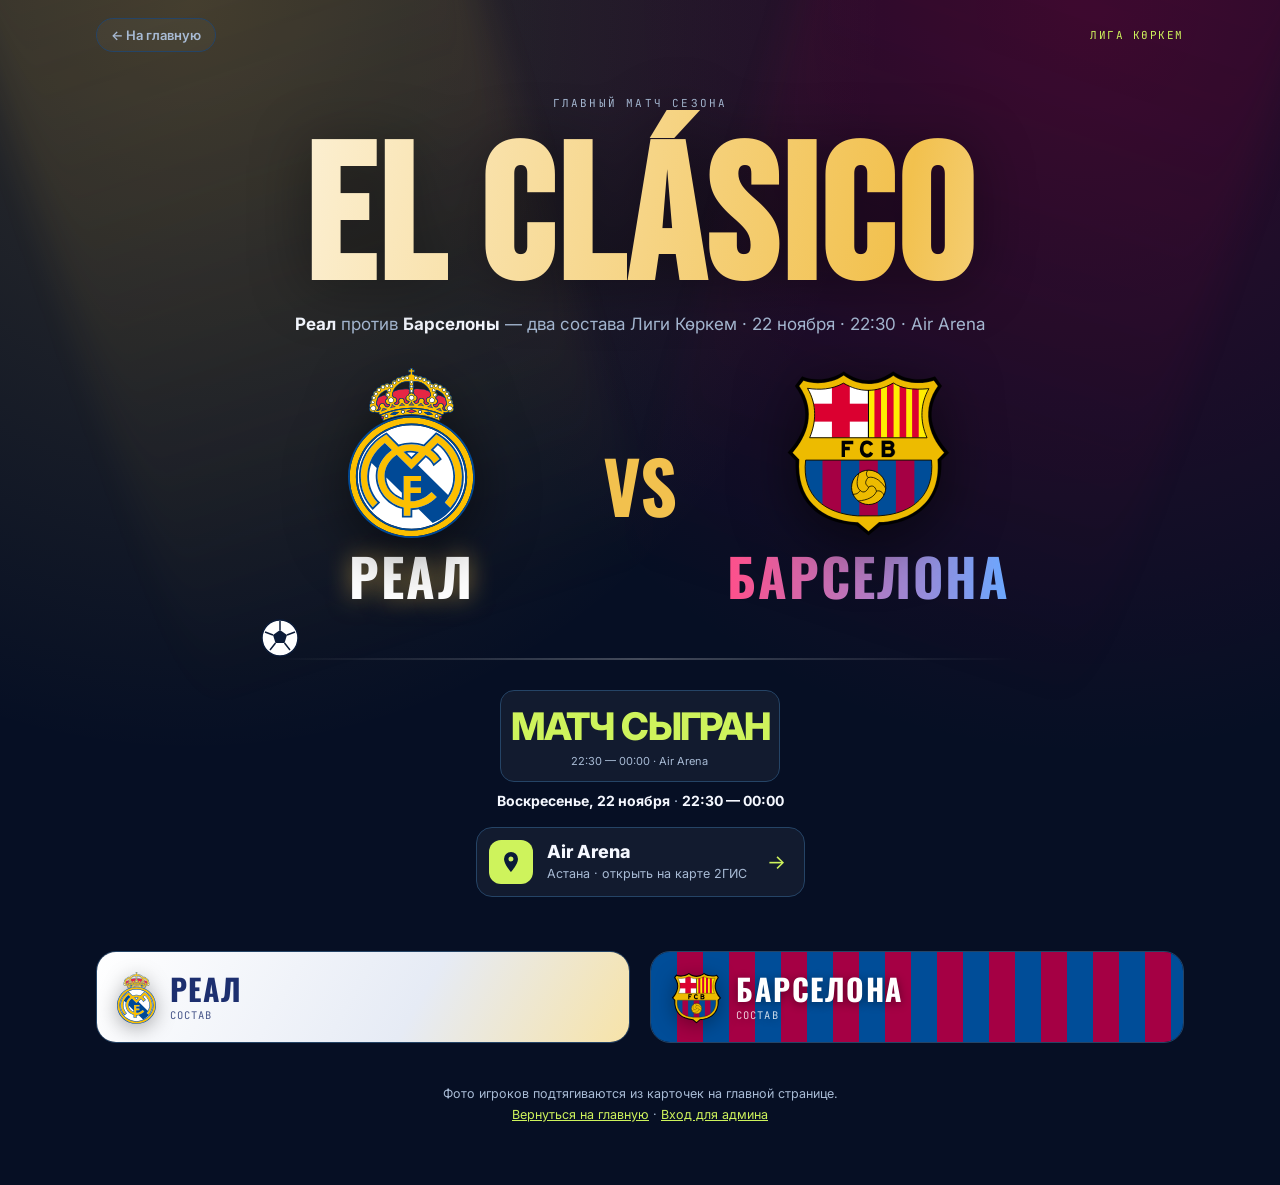
<file: el-clasico.html>
<!DOCTYPE html>
<html lang="ru">
<head>
<meta charset="UTF-8">
<meta name="viewport" content="width=device-width, initial-scale=1.0">
<title>Эль Класико — ЛИГА КӨРКЕМ</title>
<meta name="robots" content="noindex,nofollow">
<meta name="description" content="Эль Класико Лиги Көркем: Реал против Барселоны. Составы команд.">
<link rel="preconnect" href="https://fonts.googleapis.com">
<link href="https://fonts.googleapis.com/css2?family=Bebas+Neue&family=Oswald:wght@600;700&family=Inter:wght@400;500;600;700;800&family=JetBrains+Mono:wght@500;700&display=swap" rel="stylesheet">
<style>
:root{
  --bg:#060f24;--bg-2:#0b1b38;--line:#254466;--ink:#f5f8ff;--ink-dim:#a8bbd5;--turf:#cef35c;
  --real:#ffffff;--real-gold:#f2c14e;--real-navy:#1d2f6f;
  --barca-red:#a50044;--barca-blue:#004d98;--barca-gold:#edbb00;
}
*{box-sizing:border-box;margin:0;padding:0;}
html{scroll-behavior:smooth;overflow-x:clip;}
body{
  min-height:100vh;color:var(--ink);font-family:Inter,system-ui,sans-serif;overflow-x:clip;
  background:
    radial-gradient(ellipse at 15% 0,rgba(242,193,78,.18),transparent 45%),
    radial-gradient(ellipse at 85% 0,rgba(165,0,68,.28),transparent 45%),
    var(--bg);
}
a{color:inherit;}

/* ===== INTRO: two halves crash together ===== */
.intro{position:fixed;inset:0;z-index:100;display:flex;pointer-events:none;overflow:hidden;}
.intro-half{flex:1;display:flex;flex-direction:column;align-items:center;justify-content:center;gap:14px;position:relative;}
.intro-half img{height:clamp(80px,22vw,190px);width:auto;max-width:80%;opacity:0;animation:wordIn 2.6s ease forwards;filter:drop-shadow(0 8px 24px rgba(0,0,0,.35));}
.intro-real{padding-right:clamp(50px,13vw,110px);background:linear-gradient(135deg,#ffffff,#e9edf6);color:var(--real-navy);animation:slideL 2.6s cubic-bezier(.7,0,.2,1) forwards;}
.intro-barca{padding-left:clamp(50px,13vw,110px);background:repeating-linear-gradient(90deg,var(--barca-blue) 0 44px,var(--barca-red) 44px 88px);color:#fff;animation:slideR 2.6s cubic-bezier(.7,0,.2,1) forwards;}
.intro-half span{font-family:'Oswald','Bebas Neue',sans-serif;font-weight:700;font-size:clamp(30px,9vw,130px);letter-spacing:.04em;opacity:0;animation:wordIn 2.6s ease forwards;}
.intro-barca span{text-shadow:0 4px 24px rgba(0,0,0,.4);}
.intro-vs{
  position:absolute;left:50%;top:50%;width:clamp(90px,22vw,170px);aspect-ratio:1;border-radius:50%;
  display:flex;align-items:center;justify-content:center;transform:translate(-50%,-50%) scale(0);
  background:radial-gradient(circle,#fff6d6,var(--real-gold) 60%,#b8860b);color:#1a1200;
  font-family:'Oswald','Bebas Neue',sans-serif;font-weight:700;font-size:clamp(44px,10vw,84px);
  box-shadow:0 0 0 10px rgba(255,255,255,.15),0 0 80px 20px rgba(242,193,78,.6);
  animation:vsPop 2.6s cubic-bezier(.3,1.6,.5,1) forwards;
}
.intro-flash{position:absolute;inset:0;background:#fff;opacity:0;animation:flash 2.6s ease forwards;}
@keyframes slideL{0%{transform:translateX(-100%)}22%{transform:translateX(0)}78%{transform:translateX(0)}100%{transform:translateX(-102%)}}
@keyframes slideR{0%{transform:translateX(100%)}22%{transform:translateX(0)}78%{transform:translateX(0)}100%{transform:translateX(102%)}}
@keyframes wordIn{0%,18%{opacity:0;transform:scale(1.3)}30%,78%{opacity:1;transform:scale(1)}100%{opacity:0}}
@keyframes vsPop{0%,24%{transform:translate(-50%,-50%) scale(0) rotate(-90deg)}36%{transform:translate(-50%,-50%) scale(1.15) rotate(8deg)}44%,72%{transform:translate(-50%,-50%) scale(1) rotate(0)}84%,100%{transform:translate(-50%,-50%) scale(0) rotate(90deg)}}
@keyframes flash{0%,26%{opacity:0}29%{opacity:.85}40%,100%{opacity:0}}
.intro.done{display:none;}

/* ===== PAGE ===== */
.wrap{max-width:1120px;margin:0 auto;padding:0 16px 60px;position:relative;z-index:1;}
.topbar{display:flex;align-items:center;justify-content:space-between;gap:12px;padding:18px 0;}
.back{display:inline-flex;align-items:center;gap:8px;text-decoration:none;font-size:13px;font-weight:600;color:var(--ink-dim);border:1px solid var(--line);border-radius:999px;padding:8px 14px;background:rgba(255,255,255,.03);transition:.2s;}
.back:hover{color:var(--ink);border-color:var(--turf);}
.brand{font-family:'JetBrains Mono',monospace;font-size:11px;letter-spacing:.14em;color:var(--turf);text-transform:uppercase;}

/* light beams */
.beams{position:fixed;inset:0;pointer-events:none;z-index:0;overflow:hidden;}
.beam{position:absolute;top:-20%;width:38vw;height:140%;opacity:.13;filter:blur(18px);transform-origin:top center;animation:sweep 9s ease-in-out infinite alternate;}
.beam.l{left:-6vw;background:linear-gradient(180deg,var(--real-gold),transparent 70%);transform:rotate(-18deg);}
.beam.r{right:-6vw;background:linear-gradient(180deg,var(--barca-red),transparent 70%);transform:rotate(18deg);animation-delay:-4.5s;}
@keyframes sweep{from{transform:rotate(-24deg)}to{transform:rotate(-8deg)}}
.beam.r{animation-name:sweepR;}
@keyframes sweepR{from{transform:rotate(24deg)}to{transform:rotate(8deg)}}

.hero{text-align:center;padding:26px 0 10px;}
.eyebrow{font-family:'JetBrains Mono',monospace;font-size:11px;letter-spacing:.2em;text-transform:uppercase;color:var(--ink-dim);}
.title{
  font-family:'Bebas Neue','Oswald',sans-serif;font-size:clamp(64px,17vw,190px);line-height:.88;letter-spacing:.02em;margin:0 0 6px;padding-top:.16em;
  background:linear-gradient(100deg,#ffffff 0%,var(--real-gold) 30%,#ffffff 45%,var(--barca-gold) 60%,#ff5d8f 75%,#ffffff 100%);
  background-size:250% 100%;-webkit-background-clip:text;background-clip:text;color:transparent;
  animation:shimmer 6s linear infinite;filter:drop-shadow(0 6px 30px rgba(0,0,0,.45));
}
@keyframes shimmer{from{background-position:0% 0}to{background-position:250% 0}}
.subtitle{font-size:clamp(14px,3.6vw,17px);color:var(--ink-dim);}
.subtitle b{color:var(--ink);}

.face{display:grid;grid-template-columns:minmax(0,1fr) auto minmax(0,1fr);align-items:center;gap:clamp(10px,4vw,40px);margin:34px auto 8px;max-width:760px;}
.club{display:flex;flex-direction:column;align-items:center;gap:12px;}
.club-name{font-family:'Oswald','Bebas Neue',sans-serif;font-weight:700;font-size:clamp(19px,5.2vw,52px);max-width:100%;letter-spacing:.04em;line-height:1;}
.club-real .club-name{color:#fff;text-shadow:0 0 24px rgba(242,193,78,.55);}
.club-barca .club-name{background:linear-gradient(90deg,#ff4f8a,#6aa8ff);-webkit-background-clip:text;background-clip:text;color:transparent;}
.shield{height:clamp(104px,27vw,170px);width:auto;max-width:100%;filter:drop-shadow(0 14px 30px rgba(0,0,0,.55));animation:float 4s ease-in-out infinite;}
.club-barca .shield{animation-delay:-2s;}
@keyframes float{0%,100%{transform:translateY(0) rotate(-2deg)}50%{transform:translateY(-10px) rotate(2deg)}}
.vs{font-family:'Oswald','Bebas Neue',sans-serif;font-weight:700;font-size:clamp(38px,10vw,72px);color:var(--real-gold);position:relative;animation:pulse 1.8s ease-in-out infinite;}
@keyframes pulse{0%,100%{transform:scale(1);text-shadow:0 0 0 rgba(242,193,78,0)}50%{transform:scale(1.12);text-shadow:0 0 28px rgba(242,193,78,.8)}}

/* rolling ball */
.ball-track{position:relative;height:56px;max-width:760px;margin:6px auto 0;overflow:hidden;}
.ball-track::after{content:"";position:absolute;left:0;right:0;bottom:6px;height:2px;background:linear-gradient(90deg,transparent,rgba(255,255,255,.25),transparent);}
.ball{position:absolute;bottom:8px;width:40px;height:40px;animation:roll 5s ease-in-out infinite alternate;}
.ball svg{width:100%;height:100%;animation:spin 5s ease-in-out infinite alternate;}
@keyframes roll{from{left:4%}to{left:calc(96% - 40px)}}
@keyframes spin{from{transform:rotate(0)}to{transform:rotate(1080deg)}}

.countdown{display:flex;justify-content:center;gap:10px;margin:10px 0 6px;flex-wrap:wrap;}
.cd{min-width:74px;padding:12px 10px;border-radius:14px;background:rgba(255,255,255,.05);border:1px solid var(--line);text-align:center;}
.cd b{display:block;font-size:clamp(26px,7vw,38px);font-weight:800;letter-spacing:-.05em;color:var(--turf);font-variant-numeric:tabular-nums;}
.cd span{font-size:11px;color:var(--ink-dim);}
.when{margin-top:10px;font-size:14px;color:var(--ink-dim);}
.venue{
  display:inline-flex;align-items:center;gap:14px;margin-top:18px;padding:12px 18px 12px 12px;border-radius:16px;text-decoration:none;
  background:rgba(255,255,255,.05);border:1px solid var(--line);text-align:left;max-width:100%;transition:.2s;
}
.venue:hover{border-color:var(--turf);background:rgba(206,243,92,.08);transform:translateY(-2px);}
.venue-pin{width:44px;height:44px;flex:none;border-radius:12px;display:flex;align-items:center;justify-content:center;background:var(--turf);color:#0b1b38;animation:pin 2s ease-in-out infinite;}
.venue-pin svg{width:24px;height:24px;}
@keyframes pin{0%,100%{transform:translateY(0)}50%{transform:translateY(-4px)}}
.venue-text b{display:block;font-size:18px;font-weight:800;color:var(--ink);}
.venue-text small{font-size:12.5px;color:var(--ink-dim);}
.venue-go{margin-left:6px;font-size:20px;color:var(--turf);}
.when b{color:var(--ink);}

/* ===== LINE-UPS ===== */
.lineups{display:grid;grid-template-columns:1fr 1fr;gap:20px;margin-top:44px;}
.team{border-radius:20px;overflow:hidden;border:1px solid var(--line);background:linear-gradient(180deg,rgba(255,255,255,.04),rgba(255,255,255,.01));position:relative;}
.team-head{padding:20px 20px 18px;display:flex;align-items:center;gap:14px;position:relative;overflow:hidden;}
.team-real .team-head{background:linear-gradient(120deg,#ffffff,#e6ebf5 60%,#f7e3a8);color:var(--real-navy);}
.team-barca .team-head{background:repeating-linear-gradient(90deg,var(--barca-blue) 0 26px,var(--barca-red) 26px 52px);color:#fff;}
.team-head::after{content:"";position:absolute;top:0;bottom:0;width:40%;left:-60%;background:linear-gradient(100deg,transparent,rgba(255,255,255,.55),transparent);animation:glint 4.5s ease-in-out infinite;}
.team-barca .team-head::after{animation-delay:-2.2s;background:linear-gradient(100deg,transparent,rgba(255,255,255,.3),transparent);}
@keyframes glint{0%,60%{left:-60%}100%{left:130%}}
.team-head .mini{height:52px;width:auto;flex:none;position:relative;z-index:1;filter:drop-shadow(0 4px 10px rgba(0,0,0,.35));}
.team-head h2{font-family:'Oswald','Bebas Neue',sans-serif;font-weight:700;font-size:30px;letter-spacing:.05em;line-height:1;}
.team-head small{display:block;font-family:'JetBrains Mono',monospace;font-size:10.5px;letter-spacing:.1em;opacity:.8;margin-top:4px;}
.team-barca .team-head h2,.team-barca .team-head small{text-shadow:0 2px 10px rgba(0,0,0,.45);}
.roster{list-style:none;padding:8px 12px 10px;display:flex;flex-direction:column;gap:6px;}
.player{
  --c:var(--real-gold);display:flex;align-items:center;gap:12px;padding:8px 10px;border-radius:12px;
  background:rgba(255,255,255,.03);border:1px solid transparent;
  opacity:0;transform:translateY(14px) scale(.98);transition:transform .25s,border-color .25s,background .25s;
}
.team-barca .player{--c:#ff4f8a;}
.player.shown{opacity:1;transform:none;}
.player.in{animation:playerIn .55s cubic-bezier(.2,.8,.2,1) forwards;animation-delay:var(--d,0s);}
@keyframes playerIn{to{opacity:1;transform:none}}
.player:hover{border-color:var(--c);background:rgba(255,255,255,.06);transform:translateX(4px);}
.num{width:30px;flex:none;text-align:center;font-family:'Oswald','Bebas Neue',sans-serif;font-weight:700;font-size:24px;color:var(--c);}
.ava{width:42px;height:42px;flex:none;border-radius:50%;overflow:hidden;display:flex;align-items:center;justify-content:center;font-weight:800;font-size:14px;border:2px solid var(--c);}
.team-real .ava{background:linear-gradient(135deg,#fff,#dfe5f1);color:var(--real-navy);}
.team-barca .ava{background:linear-gradient(135deg,var(--barca-blue),var(--barca-red));color:#fff;}
.ava img{width:100%;height:100%;object-fit:cover;display:block;}
.pname{font-size:15px;font-weight:600;min-width:0;overflow:hidden;text-overflow:ellipsis;white-space:nowrap;}
.count{margin-left:auto;font-family:'JetBrains Mono',monospace;font-size:11px;color:var(--ink-dim);}

.squad-label{display:flex;align-items:center;justify-content:space-between;margin:14px 14px 0;font-family:'JetBrains Mono',monospace;font-size:10.5px;letter-spacing:.14em;text-transform:uppercase;color:var(--ink-dim);}
.squad-label b{color:var(--ink);font-weight:700;}
.squad-label.over b{color:#ff8a7a;}
.squad-empty{margin:8px 14px 14px;font-size:12.5px;color:var(--ink-dim);}
.player.sub{background:rgba(255,255,255,.015);}
.player.sub .pname{color:var(--ink-dim);font-weight:500;}
.cap{flex:none;display:inline-flex;align-items:center;justify-content:center;width:22px;height:22px;border-radius:50%;margin-left:6px;
  background:var(--real-gold);color:#1a1200;font-weight:800;font-size:12px;box-shadow:0 0 0 2px rgba(242,193,78,.35);}
.team-barca .cap{background:var(--barca-gold);}
.edit-mark{margin-left:auto;flex:none;color:var(--ink-dim);font-size:18px;line-height:1;}
body.is-admin .player{cursor:pointer;}
body.is-admin .player:focus-visible{outline:2px solid var(--turf);outline-offset:2px;}
.admin-bar{position:sticky;top:8px;z-index:20;display:flex;flex-wrap:wrap;align-items:center;gap:10px 16px;margin-top:34px;padding:12px 14px;border-radius:14px;
  background:rgba(11,27,56,.92);backdrop-filter:blur(8px);border:1px solid var(--turf);}
.admin-bar[hidden],.out-box[hidden],.link-btn[hidden]{display:none;}
.admin-bar small{display:block;font-size:12px;color:var(--ink-dim);}
.admin-status{font-size:12.5px;font-weight:700;color:var(--turf);}
.admin-status.err{color:#ff8a7a;}
.admin-actions{margin-left:auto;display:flex;gap:8px;flex-wrap:wrap;}
.admin-actions button,.out-btn{font:inherit;font-size:12.5px;font-weight:600;color:var(--ink);background:rgba(255,255,255,.06);border:1px solid var(--line);border-radius:10px;padding:8px 12px;cursor:pointer;}
.admin-actions button:hover,.out-btn:hover{border-color:var(--turf);}
.admin-actions button:disabled{opacity:.4;cursor:default;}
.admin-actions .save-btn{background:var(--turf);color:#0b1b38;border-color:var(--turf);font-weight:800;font-size:14px;padding:10px 16px;}
.admin-actions .save-btn:not(:disabled){animation:savePulse 1.6s ease-in-out infinite;}
@keyframes savePulse{50%{box-shadow:0 0 0 6px rgba(206,243,92,.25)}}
.admin-status.dirty{color:var(--real-gold);}
.out-box{margin-top:20px;border:1px dashed var(--line);border-radius:18px;padding:12px 4px 4px;}
.out-head{padding:0 14px;font-weight:700;}
.out-head small{font-weight:400;font-size:12px;color:var(--ink-dim);margin-left:6px;}
.out-box .player{--c:var(--ink-dim);opacity:1;transform:none;}
.out-btns{margin-left:auto;display:flex;gap:6px;flex-wrap:wrap;justify-content:flex-end;}
.link-btn{font:inherit;color:var(--turf);background:none;border:0;padding:0;cursor:pointer;text-decoration:underline;}
.sheet{position:fixed;inset:0;z-index:60;display:flex;align-items:flex-end;justify-content:center;background:rgba(0,0,0,.55);}
.sheet[hidden]{display:none;}
.sheet-card{width:100%;max-width:440px;background:var(--bg-2);border:1px solid var(--line);border-radius:20px 20px 0 0;padding:18px 16px calc(16px + env(safe-area-inset-bottom));}
.sheet-title{font-size:18px;font-weight:800;}
.sheet-sub{font-size:12.5px;color:var(--ink-dim);margin:2px 0 14px;}
.sheet-actions{display:grid;grid-template-columns:1fr 1fr;gap:8px;}
.sheet-actions button,.sheet-cancel{font:inherit;font-size:14px;font-weight:600;color:var(--ink);background:rgba(255,255,255,.06);border:1px solid var(--line);border-radius:12px;padding:12px 10px;cursor:pointer;min-height:46px;}
.sheet-actions button:hover{border-color:var(--turf);}
.sheet-actions button:disabled{opacity:.35;cursor:default;}
.sheet-actions .wide{grid-column:1/-1;}
.sheet-actions .danger{color:#ff8a7a;border-color:rgba(255,138,122,.45);}
.sheet-cancel{width:100%;margin-top:10px;background:transparent;}
.sheet-actions input,.sheet-actions select{grid-column:1/-1;font:inherit;font-size:16px;color:var(--ink);background:var(--bg);border:1px solid var(--line);border-radius:12px;padding:12px;min-height:46px;}
.sheet-actions .choice[aria-pressed="true"]{border-color:var(--turf);background:rgba(206,243,92,.14);color:var(--turf);}
.sheet-actions .primary{background:var(--turf);color:#0b1b38;border-color:var(--turf);font-weight:800;}
.add-player-btn{display:block;width:calc(100% - 24px);margin:4px 12px 14px;font:inherit;font-size:14px;font-weight:700;color:var(--turf);
  background:rgba(206,243,92,.06);border:1px dashed var(--turf);border-radius:12px;padding:12px;cursor:pointer;}
.add-player-btn:hover{background:rgba(206,243,92,.12);}
.foot{text-align:center;margin-top:40px;color:var(--ink-dim);font-size:12.5px;line-height:1.7;}
.foot a{color:var(--turf);}

@media (max-width:760px){
  .lineups{grid-template-columns:1fr;}
}
@media (prefers-reduced-motion:reduce){
  .intro{display:none;}
  *,*::before,*::after{animation:none !important;transition:none !important;}
  .player{opacity:1;transform:none;}
}
</style>
</head>
<body>

<div class="intro" id="intro" aria-hidden="true">
  <div class="intro-half intro-real"><img src="img/real-madrid.svg" alt=""><span>РЕАЛ</span></div>
  <div class="intro-half intro-barca"><img src="img/fc-barcelona.svg" alt=""><span>БАРСА</span></div>
  <div class="intro-vs">VS</div>
  <div class="intro-flash"></div>
</div>

<div class="beams" aria-hidden="true"><div class="beam l"></div><div class="beam r"></div></div>

<div class="wrap">
  <div class="topbar">
    <a class="back" href="index.html">← На главную</a>
    <span class="brand">Лига Көркем</span>
  </div>

  <header class="hero">
    <div class="eyebrow">Главный матч сезона</div>
    <h1 class="title">EL CLÁSICO</h1>
    <p class="subtitle"><b>Реал</b> против <b>Барселоны</b> — два состава Лиги Көркем · 22 ноября · 22:30 · Air Arena</p>

    <div class="face">
      <div class="club club-real">
        <img class="shield" src="img/real-madrid.svg" alt="Герб Реала">
        <div class="club-name">РЕАЛ</div>
      </div>
      <div class="vs">VS</div>
      <div class="club club-barca">
        <img class="shield" src="img/fc-barcelona.svg" alt="Герб Барселоны">
        <div class="club-name">БАРСЕЛОНА</div>
      </div>
    </div>

    <div class="ball-track" aria-hidden="true">
      <div class="ball">
        <svg viewBox="0 0 40 40"><circle cx="20" cy="20" r="18" fill="#fff" stroke="#0b1b38" stroke-width="1.5"/><path d="M20 12 L27 17 L24.5 25 H15.5 L13 17 Z" fill="#0b1b38"/><path d="M20 12 V3 M27 17 L35 14 M24.5 25 L30 32 M15.5 25 L10 32 M13 17 L5 14" stroke="#0b1b38" stroke-width="1.5"/></svg>
      </div>
    </div>

    <div class="eyebrow" id="cdLabel" style="margin-top:24px;">До дня матча</div>
    <div class="countdown" id="countdown" aria-live="off">
      <div class="cd"><b id="cdD">0</b><span>дней</span></div>
      <div class="cd"><b id="cdH">0</b><span>часов</span></div>
      <div class="cd"><b id="cdM">0</b><span>минут</span></div>
      <div class="cd"><b id="cdS">0</b><span>секунд</span></div>
    </div>
    <div class="when" id="when"></div>
    <a class="venue" href="https://2gis.kz/astana/geo/70000001110439017/71.373244,51.077439" target="_blank" rel="noopener">
      <span class="venue-pin" aria-hidden="true"><svg viewBox="0 0 24 24"><path d="M12 2a7 7 0 0 0-7 7c0 5.2 7 13 7 13s7-7.8 7-13a7 7 0 0 0-7-7zm0 9.5A2.5 2.5 0 1 1 12 6.5a2.5 2.5 0 0 1 0 5z" fill="currentColor"/></svg></span>
      <span class="venue-text"><b>Air Arena</b><small>Астана · открыть на карте 2ГИС</small></span>
      <span class="venue-go" aria-hidden="true">→</span>
    </a>
  </header>

  <div class="admin-bar" id="adminBar" hidden>
    <div><b>Режим админа</b><small>Нажмите на игрока, чтобы изменить, затем «Сохранить».</small></div>
    <span class="admin-status" id="adminStatus" aria-live="polite"></span>
    <div class="admin-actions">
      <button type="button" class="save-btn" id="saveLineupBtn" disabled>💾 Сохранить</button>
      <button type="button" id="undoLineupBtn" disabled>Отменить</button>
      <button type="button" id="resetLineupBtn">↺ Исходные составы</button>
      <button type="button" id="adminLogoutBtn">Выйти</button>
    </div>
  </div>

  <section class="lineups" aria-label="Составы">
    <article class="team team-real">
      <div class="team-head">
        <img class="mini" src="img/real-madrid.svg" alt="">
        <div><h2>РЕАЛ</h2><small id="countReal">СОСТАВ</small></div>
      </div>
      <div class="squad" id="squadReal"></div>
    </article>
    <article class="team team-barca">
      <div class="team-head">
        <img class="mini" src="img/fc-barcelona.svg" alt="">
        <div><h2>БАРСЕЛОНА</h2><small id="countBarca">СОСТАВ</small></div>
      </div>
      <div class="squad" id="squadBarca"></div>
    </article>
  </section>

  <section class="out-box" id="outBox" hidden>
    <div class="out-head">Не играют <small>видно только админу</small></div>
    <ol class="roster" id="outList"></ol>
  </section>

  <p class="foot">Фото игроков подтягиваются из карточек на главной странице.<br><a href="index.html">Вернуться на главную</a> · <button type="button" class="link-btn" id="adminLoginBtn">Вход для админа</button></p>
</div>

<datalist id="sitePlayersList"></datalist>
<div class="sheet" id="sheet" hidden>
  <div class="sheet-card" role="dialog" aria-modal="true" aria-labelledby="sheetTitle">
    <div class="sheet-title" id="sheetTitle"></div>
    <div class="sheet-sub" id="sheetSub"></div>
    <div class="sheet-actions" id="sheetActions"></div>
    <button type="button" class="sheet-cancel" id="sheetCancel">Закрыть</button>
  </div>
</div>

<script>
/* Match day and time (Astana, UTC+5). An end time earlier than the start means after midnight. */
const CLASICO_DATE = "2026-11-22";
const CLASICO_TIME = "22:30";
const CLASICO_END = "00:00";

/* id = player id on the main page, so the card photo can be shown; null = not in the base yet.
   photo = a picture kept in the repo (img/players/), shown instead of the database one. */
const REAL = [
  {name:"Саян брат", id:13}, {name:"Самат брат", id:30}, {name:"Қайрат", id:4}, {name:"Ерболат", id:3},
  {name:"Нұрсұлтан", id:23}, {name:"Азат", id:11, photo:"img/players/azat.webp"}, {name:"Нұрсұлтан бажа", id:2}, {name:"Ерлан", id:15},
  {name:"Ерқанат", id:null}, {name:"Асхат 2", id:null, photo:"img/players/askhat2.webp"}, {name:"Ерік", id:null, photo:"img/players/erik.webp"}, {name:"Нұржігіт", id:14},
  {name:"Нұрбол", id:5}, {name:"Берік балдыз", id:17}, {name:"Біржан", id:null, photo:"img/players/birzhan.webp"}
];
const BARCA = [
  {name:"Самат С", id:34}, {name:"Асет", id:9}, {name:"Дархан", id:1}, {name:"Берік", id:31, photo:"img/players/berik.webp"},
  {name:"Айдос", id:25, photo:"img/players/aidos.webp"}, {name:"Ерден", id:16}, {name:"Асхат", id:10}, {name:"Жандос", id:7},
  {name:"Нұржан Барса", id:27}, {name:"Алдияр", id:12, photo:"img/players/aldiyar.webp"}, {name:"Сәндібек", id:8}, {name:"Алибек", id:21},
  {name:"Алихан", id:6}, {name:"Алишер", id:null, photo:"img/players/alisher.webp"}
];

/* Built-in players of the main page as [id, name] (copy of PLAYERS in index.html), offered when adding a player. */
const SITE_BUILTIN = [[1,"Дархан"], [2,"Нұрсұлтан бажа"], [3,"Ерболат"], [4,"Қайрат"], [5,"Нұрбол"], [6,"Алихан"], [7,"Жандос"], [8,"Сәндібек"], [9,"Асет"], [10,"Асхат"], [11,"Азат"], [12,"Алдияр"], [13,"Саян брат"], [14,"Нұржігіт"], [15,"Ерлан"], [16,"Ерден"], [17,"Берік балдыз"], [18,"Талғат С"], [19,"Азамат"], [20,"Мақсат"], [21,"Әлібек"], [22,"Саят"], [23,"Нұрсұлтан"], [24,"Әзиз"], [25,"Айдос"], [26,"Ануар"], [27,"Нуржан Барса"], [28,"Нуржан Мансити"], [29,"Самат"], [30,"Самат Т"], [31,"Берік"], [32,"Алмат"]];

const SUPABASE_URL = "https://zqcmalkwnonvpdpfnive.supabase.co";
const SUPABASE_ANON_KEY = "eyJhbGciOiJIUzI1NiIsInR5cCI6IkpXVCJ9.eyJpc3MiOiJzdXBhYmFzZSIsInJlZiI6InpxY21hbGt3bm9udnBkcGZuaXZlIiwicm9sZSI6ImFub24iLCJpYXQiOjE3ODQzMTUyMjksImV4cCI6MjA5OTg5MTIyOX0.Jg2g1Ysm6sxayHot3XFTdHs9Q5ZvdEonglq4zp9zMRU";

function esc(s){ return String(s).replace(/[&<>"']/g,c=>({"&":"&amp;","<":"&lt;",">":"&gt;",'"':"&quot;","'":"&#39;"}[c])); }
function initials(name){ return name.split(/\s+/).filter(w=>/^\p{L}/u.test(w)).map(w=>w[0]).slice(0,2).join("").toUpperCase(); }
function plural(n,one,few,many){ const a=n%10,b=n%100; return a===1&&b!==11?one:a>=2&&a<=4&&(b<12||b>14)?few:many; }

const STARTERS = 11;
const TEAMS = {real:{name:"Реал", to:"Реал", listId:"squadReal", countId:"countReal"}, barca:{name:"Барселона", to:"Барселону", listId:"squadBarca", countId:"countBarca"}};
/* The line-up lives in the shared database (key clasico-lineup) so an admin can change it for everyone.
   Each player: {name, id, photo?, sub, captain}. "out" holds players taken off both squads. */
const defaultLineup = ()=>({
  real: REAL.map((p,i)=>({...p, sub:i>=STARTERS, captain:false})),
  barca: BARCA.map((p,i)=>({...p, sub:i>=STARTERS, captain:false})),
  out: []
});
let lineup = defaultLineup();
const photoById = {};
let revealed = false;

function avatarHtml(p){
  const src = p.photo || (p.id!==null && photoById[p.id]);
  return src ? `<img src="${esc(src)}" alt="">` : esc(initials(p.name));
}
function playerRow(p, team, index, number){
  const cls = `player${p.sub?" sub":""}${revealed?" shown":""}`;
  return `<li class="${cls}" style="--d:${(index*0.06).toFixed(2)}s" data-team="${team}" data-index="${index}" ${isAdmin?'tabindex="0" role="button"':""}>
      <span class="num">${number}</span>
      <span class="ava">${avatarHtml(p)}</span>
      <span class="pname">${esc(p.name)}</span>${p.captain?`<span class="cap" title="Капитан">C</span>`:""}
      ${isAdmin?`<span class="edit-mark" aria-hidden="true">⋯</span>`:""}
    </li>`;
}
function renderSquads(){
  Object.entries(TEAMS).forEach(([team,cfg])=>{
    const players = lineup[team];
    const starters = players.map((p,i)=>[p,i]).filter(([p])=>!p.sub);
    const subs = players.map((p,i)=>[p,i]).filter(([p])=>p.sub);
    let n = 0;
    document.getElementById(cfg.listId).innerHTML =
      `<div class="squad-label ${starters.length>STARTERS?"over":""}"><span>Основа</span><b>${starters.length} / ${STARTERS}</b></div>`
      + (starters.length ? `<ol class="roster">${starters.map(([p,i])=>playerRow(p,team,i,++n)).join("")}</ol>` : `<div class="squad-empty">Пока никого</div>`)
      + `<div class="squad-label"><span>Замена</span><b>${subs.length}</b></div>`
      + (subs.length ? `<ol class="roster">${subs.map(([p,i])=>playerRow(p,team,i,++n)).join("")}</ol>` : `<div class="squad-empty">Нет запасных</div>`)
      + (isAdmin ? `<button type="button" class="add-player-btn" data-add="${team}">＋ Добавить игрока в ${TEAMS[team].to}</button>` : "");
    document.getElementById(cfg.countId).textContent = `${players.length} ${plural(players.length,"ИГРОК","ИГРОКА","ИГРОКОВ")}`;
  });
  const outBox = document.getElementById("outBox");
  outBox.hidden = !isAdmin || !lineup.out.length;
  document.getElementById("outList").innerHTML = lineup.out.map((p,i)=>`
    <li class="player in">
      <span class="ava">${avatarHtml(p)}</span>
      <span class="pname">${esc(p.name)}</span>
      <span class="out-btns">
        <button type="button" class="out-btn" data-return="real" data-index="${i}">→ Реал</button>
        <button type="button" class="out-btn" data-return="barca" data-index="${i}">→ Барса</button>
      </span>
    </li>`).join("");
  if(!revealed && io) document.querySelectorAll(".lineups .squad").forEach(el=>io.observe(el));
}

/* players appear one by one when the line-up first scrolls into view */
const io = "IntersectionObserver" in window ? new IntersectionObserver(entries=>{
  entries.forEach(e=>{ if(e.isIntersecting){ revealed = true; e.target.querySelectorAll(".player").forEach(el=>el.classList.add("in")); io.unobserve(e.target); } });
},{threshold:.1}) : null;
if(!io) revealed = true;

/* intro overlay: remove after it plays, or on tap */
const intro = document.getElementById("intro");
const hideIntro = ()=>intro.classList.add("done");
setTimeout(hideIntro, 2700);
document.addEventListener("click", hideIntro, {once:true});

/* countdown */
const KICKOFF = new Date(`${CLASICO_DATE}T${CLASICO_TIME || "00:00"}:00+05:00`);
const MATCH_END = CLASICO_TIME
  ? new Date(new Date(`${CLASICO_DATE}T${CLASICO_END}:00+05:00`).getTime() + (CLASICO_END <= CLASICO_TIME ? 86400000 : 0))
  : new Date(`${CLASICO_DATE}T23:59:59+05:00`);
const dateText = new Intl.DateTimeFormat("ru-RU",{timeZone:"Asia/Qyzylorda",weekday:"long",day:"numeric",month:"long"}).format(KICKOFF);
document.getElementById("when").innerHTML = `<b>${dateText[0].toUpperCase()+dateText.slice(1)}</b> · `
  + (CLASICO_TIME ? `<b>${CLASICO_TIME} — ${CLASICO_END}</b>` : "время начала уточняется");
document.getElementById("cdLabel").textContent = CLASICO_TIME ? "До начала матча" : "До дня матча";
function tick(){
  const now = Date.now();
  let s = Math.max(0, Math.floor((KICKOFF - now)/1000));
  if(s===0){
    const live = now <= MATCH_END;
    document.getElementById("cdLabel").textContent = "";
    document.getElementById("countdown").innerHTML = `<div class="cd" style="min-width:220px"><b>${live ? (CLASICO_TIME ? "ИДЁТ МАТЧ" : "МАТЧ СЕГОДНЯ") : "МАТЧ СЫГРАН"}</b><span>${CLASICO_TIME ? `${CLASICO_TIME} — ${CLASICO_END} · ` : ""}Air Arena</span></div>`;
    if(live) setTimeout(tick, 30000); // switch to "played" when the match ends
    return;
  }
  const set=(id,v)=>{ document.getElementById(id).textContent = v; };
  set("cdD", Math.floor(s/86400)); s%=86400;
  set("cdH", Math.floor(s/3600)); s%=3600;
  set("cdM", Math.floor(s/60));
  set("cdS", s%60);
  setTimeout(tick, 1000);
}
tick();

/* ---------- database ---------- */
const sbHeaders = {apikey:SUPABASE_ANON_KEY, Authorization:`Bearer ${SUPABASE_ANON_KEY}`};
const sbGet = async query=>{
  const res = await fetch(`${SUPABASE_URL}/rest/v1/app_data?${query}`, {headers:sbHeaders});
  if(!res.ok) throw new Error(res.status);
  return res.json();
};
const sbSet = async (key, value)=>{
  const res = await fetch(`${SUPABASE_URL}/rest/v1/app_data`, {
    method:"POST",
    headers:{...sbHeaders, "Content-Type":"application/json", Prefer:"resolution=merge-duplicates,return=minimal"},
    body:JSON.stringify({key, value, updated_at:new Date().toISOString()})
  });
  if(!res.ok) throw new Error(res.status);
};
// same letter folding as the main page, so "Ерқанат" finds "Ерканат" too
const normName = s=>s.toLowerCase().replace(/ё/g,"е").replace(/ә/g,"а").replace(/қ/g,"к").replace(/[ұү]/g,"у")
  .replace(/ғ/g,"г").replace(/і/g,"и").replace(/ң/g,"н").replace(/ө/g,"о").replace(/\s+/g," ").trim();
const allInLineup = ()=>[...lineup.real, ...lineup.barca, ...lineup.out];

/* Saved line-up from the database; null = none saved yet. Throws if the database can't be reached. */
let lineupLoaded = false; // edits are allowed only after a successful load, so defaults never overwrite a saved line-up
let savedUpdatedAt = null; // updated_at of the version we loaded or last saved: detects edits from another device
async function loadLineup(){
  const rows = await sbGet(`select=value,updated_at&key=eq.clasico-lineup`);
  lineupLoaded = true;
  if(!rows.length) return;
  savedUpdatedAt = rows[0].updated_at;
  const saved = JSON.parse(rows[0].value);
  if(!Array.isArray(saved?.real) || !Array.isArray(saved?.barca)) return;
  // fill photo/id from the built-in lists, so photos added to the repo later still show
  const known = [...REAL, ...BARCA];
  const fix = p=>{
    const d = known.find(k=>normName(k.name)===normName(p.name)) || {};
    // the id written in this file wins over a saved one, so a corrected link applies to old saves too
    return {name:String(p.name), id:d.id ?? p.id ?? null, photo:d.photo || p.photo, sub:!!p.sub, captain:!!p.captain};
  };
  lineup = {real:saved.real.map(fix), barca:saved.barca.map(fix), out:(saved.out||[]).map(fix)};
}
/* All player cards of the site: built-in + added on the site, minus deleted ones. */
let sitePlayers = SITE_BUILTIN.map(([id,name])=>({id,name}));
async function loadSitePlayers(){
  const rows = await sbGet(`select=key,value&key=in.(${encodeURIComponent('"custom-players","hidden-players"')})`);
  const get = key=>{ try{ return JSON.parse(rows.find(r=>r.key===key)?.value || "[]"); }catch(e){ return []; } };
  const hidden = new Set(get("hidden-players"));
  const custom = get("custom-players").filter(c=>c && c.name).map(c=>({id:c.id, name:c.name}));
  sitePlayers = [...SITE_BUILTIN.map(([id,name])=>({id,name})), ...custom].filter(p=>!hidden.has(p.id));
}
const findSitePlayer = name=>sitePlayers.find(p=>normName(p.name)===normName(name));
/* Players added on the site itself (not in the built-in list) only have an id in the database: find them by name. */
function linkCustomPlayers(){
  allInLineup().filter(p=>p.id===null).forEach(p=>{
    const found = findSitePlayer(p.name);
    if(found) p.id = found.id;
  });
}
/* Card photos are ~250 KB each; fetching them all in one response (~5 MB) often failed on phones.
   Now: small thumbnails are kept on the phone, only changed photos are downloaded, one per request
   (3 at a time, with retries), and each appears as soon as it arrives. */
const THUMBS_KEY = "clasico-photo-thumbs-v1";
const readThumbs = ()=>{ try{ return JSON.parse(localStorage.getItem(THUMBS_KEY)) || {}; }catch(e){ return {}; } };
const writeThumbs = t=>{ try{ localStorage.setItem(THUMBS_KEY, JSON.stringify(t)); }catch(e){} };
let renderQueued = false;
const queueRender = ()=>{ if(!renderQueued){ renderQueued = true; requestAnimationFrame(()=>{ renderQueued = false; renderSquads(); }); } };
function makeThumb(dataUrl){
  return new Promise(res=>{
    const im = new Image();
    im.onload = ()=>{
      try{
        const S = 128, c = document.createElement("canvas"); c.width = c.height = S;
        const side = Math.min(im.width, im.height), sy = Math.max(0, (im.height-side)*0.25);
        c.getContext("2d").drawImage(im, (im.width-side)/2, sy, side, side, 0, 0, S, S);
        res(c.toDataURL("image/jpeg", .82));
      }catch(e){ res(dataUrl); }
    };
    im.onerror = ()=>res(null);
    im.src = dataUrl;
  });
}
async function fetchPhoto(id, tries=3){
  for(let i=0;i<tries;i++){
    try{
      const rows = await sbGet(`select=value,updated_at&key=eq.${encodeURIComponent("photo:"+id)}`);
      return rows[0] || null;
    }catch(e){ if(i<tries-1) await new Promise(r=>setTimeout(r, 1200*(i+1))); }
  }
  throw new Error("photo " + id);
}
let photoRetryLeft = 1;
async function loadPhotos(){
  const ids = [...new Set(allInLineup().filter(p=>!p.photo && p.id!==null).map(p=>String(p.id)))];
  if(!ids.length) return;
  const thumbs = readThumbs();
  ids.forEach(id=>{ if(thumbs[id]?.d) photoById[id] = thumbs[id].d; });
  queueRender();
  // which photos changed since they were saved on this phone (tiny request: no images)
  let stamps = null;
  try{
    const rows = await sbGet(`select=key,updated_at&key=in.(${encodeURIComponent(ids.map(id=>`"photo:${id}"`).join(","))})`);
    stamps = Object.fromEntries(rows.map(r=>[r.key.slice(6), r.updated_at]));
  }catch(e){}
  const todo = ids.filter(id=>stamps ? (id in stamps && thumbs[id]?.u!==stamps[id]) : !thumbs[id]);
  let next = 0;
  const worker = async ()=>{
    while(next < todo.length){
      const id = todo[next++];
      try{
        const row = await fetchPhoto(id);
        if(!row || typeof row.value!=="string" || !/^(data:image\/|https:\/\/)/.test(row.value)) continue;
        const thumb = await makeThumb(row.value);
        if(!thumb) continue;
        photoById[id] = thumb;
        thumbs[id] = {u:row.updated_at, d:thumb};
        writeThumbs(thumbs);
        queueRender();
      }catch(e){ failed = true; /* stays as initials (or its saved thumbnail) for now */ }
    }
  };
  let failed = false;
  await Promise.all([worker(), worker(), worker()]);
  if(failed && photoRetryLeft-- > 0) setTimeout(()=>loadPhotos().catch(()=>{}), 8000); // one more round for the ones that didn't come
}
async function init(){
  try{ await loadLineup(); }
  catch(e){
    // the database may have been asleep: it wakes on this first request, so try once more
    await new Promise(r=>setTimeout(r, 3000));
    try{ await loadLineup(); }catch(e2){ /* offline: built-in line-up, editing disabled */ }
  }
  renderSquads();
  try{ await loadSitePlayers(); }catch(e){}
  linkCustomPlayers();
  try{ await loadPhotos(); }catch(e){}
  renderSquads();
}

/* ---------- admin ---------- */
let isAdmin = false;
const adminStatus = (text, err=false)=>{ const el = document.getElementById("adminStatus"); el.textContent = text; el.classList.toggle("err", err); };
function setAdmin(on){
  isAdmin = on;
  document.body.classList.toggle("is-admin", on);
  document.getElementById("adminBar").hidden = !on;
  document.getElementById("adminLoginBtn").hidden = on;
  adminStatus("");
  renderSquads();
}
document.getElementById("adminLoginBtn").addEventListener("click", async ()=>{
  const pin = prompt("Код админа:");
  if(pin===null) return;
  try{
    const res = await fetch(`${SUPABASE_URL}/functions/v1/league-video-upload`, {
      method:"POST", headers:{...sbHeaders, "Content-Type":"application/json"}, body:JSON.stringify({action:"login", pin})
    });
    if(!res.ok){
      let msg = "Неверный код";
      try{ msg = (await res.json()).error || msg; }catch(e){}
      alert(msg); return;
    }
  }catch(e){ alert("Сервер недоступен. Попробуйте позже."); return; }
  setAdmin(true);
  if(!lineupLoaded) adminStatus("База недоступна — изменения не сохранятся. Обновите страницу позже.", true);
});
document.getElementById("adminLogoutBtn").addEventListener("click", ()=>{
  if(dirty && !confirm("Есть несохранённые изменения. Выйти без сохранения?")) return;
  if(dirty){ lineup = JSON.parse(savedSnapshot); dirty = false; updateSaveUI(); }
  setAdmin(false);
});

let savedSnapshot = null; // the line-up as it is in the database
let dirty = false;
function updateSaveUI(){
  document.getElementById("saveLineupBtn").disabled = !dirty;
  document.getElementById("undoLineupBtn").disabled = !dirty;
  if(dirty) adminStatus("Есть несохранённые изменения");
  document.getElementById("adminStatus").classList.toggle("dirty", dirty);
}
function commit(next){
  if(!lineupLoaded){ alert("База была недоступна при открытии страницы, поэтому изменения не сохранятся. Обновите страницу."); return false; }
  if(savedSnapshot===null) savedSnapshot = JSON.stringify(lineup);
  lineup = next;
  dirty = true;
  renderSquads();
  updateSaveUI();
  return true;
}
const sameLineup = (a,b)=>JSON.stringify({real:a.real,barca:a.barca,out:a.out})===JSON.stringify({real:b.real,barca:b.barca,out:b.out});
async function writeAndVerify(){
  await sbSet("clasico-lineup", JSON.stringify({...lineup, updatedAt:Date.now()}));
  const rows = await sbGet(`select=value,updated_at&key=eq.clasico-lineup`);
  if(!rows.length || !sameLineup(JSON.parse(rows[0].value), lineup)) throw new Error("not saved");
  savedUpdatedAt = rows[0].updated_at;
}
async function saveLineup(){
  if(!dirty) return;
  const btn = document.getElementById("saveLineupBtn");
  btn.disabled = true;
  adminStatus("Сохраняю…");
  try{
    // someone else saved after we loaded? don't silently overwrite their changes
    const cur = await sbGet(`select=updated_at&key=eq.clasico-lineup`).catch(()=>null);
    if(cur && cur.length && savedUpdatedAt && cur[0].updated_at!==savedUpdatedAt
       && !confirm("Составы уже изменили на другом устройстве после того, как вы открыли страницу. Сохранить ваш вариант поверх?")){
      adminStatus("Не сохранено. Обновите страницу, чтобы увидеть свежие составы.", true); btn.disabled = false; return;
    }
    try{ await writeAndVerify(); }
    catch(e){ await new Promise(r=>setTimeout(r, 2500)); await writeAndVerify(); } // database may have just woken up
    dirty = false;
    savedSnapshot = JSON.stringify(lineup);
    updateSaveUI();
    adminStatus(`Сохранено ✓ ${new Intl.DateTimeFormat("ru-RU",{timeZone:"Asia/Qyzylorda",hour:"2-digit",minute:"2-digit"}).format(new Date())}`);
  }catch(e){
    btn.disabled = false;
    adminStatus("Не сохранилось. Проверьте интернет и нажмите «Сохранить» ещё раз.", true);
  }
}
document.getElementById("saveLineupBtn").addEventListener("click", saveLineup);
document.getElementById("undoLineupBtn").addEventListener("click", ()=>{
  if(!dirty || !confirm("Отменить несохранённые изменения?")) return;
  lineup = JSON.parse(savedSnapshot);
  dirty = false;
  renderSquads(); updateSaveUI(); adminStatus("");
});
window.addEventListener("beforeunload", e=>{ if(dirty){ e.preventDefault(); e.returnValue = ""; } });
const clone = ()=>JSON.parse(JSON.stringify(lineup));
const other = team=>team==="real" ? "barca" : "real";
const starterCount = (l, team)=>l[team].filter(p=>!p.sub).length;

/* Moves within the same group (starters or subs): swap with the nearest neighbour of that group. */
function moveInGroup(team, index, dir){
  const next = clone(), list = next[team], p = list[index];
  let j = index + dir;
  while(j>=0 && j<list.length && list[j].sub!==p.sub) j += dir;
  if(j<0 || j>=list.length) return;
  [list[index], list[j]] = [list[j], list[index]];
  commit(next);
}
function toggleSub(team, index){
  const next = clone(), p = next[team][index];
  if(p.sub && starterCount(next, team)>=STARTERS){ alert(`В основе уже ${STARTERS}. Сначала переведите кого-то в замену.`); return; }
  p.sub = !p.sub;
  // keep starters above subs: move the player to the end of his new group
  next[team].splice(index,1);
  const firstSub = next[team].findIndex(x=>x.sub);
  next[team].splice(p.sub ? next[team].length : (firstSub===-1 ? next[team].length : firstSub), 0, p);
  commit(next);
}
function toggleCaptain(team, index){
  const next = clone(), was = next[team][index].captain;
  next[team].forEach(p=>{ p.captain = false; });
  next[team][index].captain = !was;
  commit(next);
}
function placeInto(next, team, p){
  p.captain = false;
  p.sub = starterCount(next, team)>=STARTERS ? true : p.sub;
  if(p.sub) next[team].push(p);
  else{ const firstSub = next[team].findIndex(x=>x.sub); next[team].splice(firstSub===-1 ? next[team].length : firstSub, 0, p); }
}
function transfer(team, index){
  const next = clone(), [p] = next[team].splice(index,1);
  placeInto(next, other(team), p);
  commit(next);
}
function removeFromSquad(team, index){
  const next = clone(), [p] = next[team].splice(index,1);
  p.captain = false; p.sub = false;
  next.out.push(p);
  commit(next);
}
function returnToSquad(index, team){
  const next = clone(), [p] = next.out.splice(index,1);
  p.sub = true;
  placeInto(next, team, p);
  commit(next);
}

/* action sheet */
const sheet = document.getElementById("sheet");
function closeSheet(){ sheet.hidden = true; }

/* adding a new player: pick a card from the site (the photo comes with it) or type any name */
function openAddSheet(team){
  const inSquads = allInLineup().map(p=>normName(p.name));
  document.getElementById("sitePlayersList").innerHTML = sitePlayers
    .filter(p=>!inSquads.includes(normName(p.name)))
    .sort((a,b)=>a.name.localeCompare(b.name,"ru"))
    .map(p=>`<option value="${esc(p.name)}"></option>`).join("");
  const full = starterCount(lineup, team)>=STARTERS;
  document.getElementById("sheetTitle").textContent = "Новый игрок";
  document.getElementById("sheetSub").textContent = `${TEAMS[team].name} · начните вводить имя, подсказки — из карточек сайта`;
  document.getElementById("sheetActions").innerHTML = `
    <input type="text" id="newPlayerName" list="sitePlayersList" placeholder="Имя игрока" autocomplete="off" maxlength="40">
    <button type="button" class="choice" data-role="start" aria-pressed="${!full}" ${full?"disabled":""}>В основу${full?" (уже 11)":""}</button>
    <button type="button" class="choice" data-role="sub" aria-pressed="${full}">В замену</button>
    <button type="button" class="wide primary" data-act="add">＋ Добавить</button>`;
  sheet.dataset.team = team;
  sheet.hidden = false;
  document.getElementById("newPlayerName").focus();
}
function addPlayer(team, rawName, asSub){
  const name = rawName.trim().replace(/\s+/g," ");
  if(!name){ alert("Введите имя игрока."); return false; }
  const key = normName(name);
  for(const t of ["real","barca"]){
    if(lineup[t].some(p=>normName(p.name)===key)){ alert(`${name} уже есть в составе: ${TEAMS[t].name}.`); return false; }
  }
  const next = clone();
  const outIdx = next.out.findIndex(p=>normName(p.name)===key);
  const site = findSitePlayer(name);
  const known = [...REAL, ...BARCA].find(k=>normName(k.name)===key);
  const p = outIdx!==-1 ? next.out.splice(outIdx,1)[0]
    : {name: site?.name || known?.name || name, id: known?.id ?? site?.id ?? null, photo: known?.photo, sub:false, captain:false};
  p.sub = asSub;
  placeInto(next, team, p);
  if(!asSub && p.sub) alert(`В основе уже ${STARTERS} — ${p.name} добавлен в замену.`);
  commit(next);
  if(p.id!==null && !p.photo && !photoById[p.id]) loadPhotos().then(renderSquads).catch(()=>{});
  return true;
}
function openSheet(team, index){
  const p = lineup[team][index];
  const group = lineup[team].filter(x=>x.sub===p.sub);
  const pos = group.indexOf(p);
  document.getElementById("sheetTitle").textContent = p.name;
  document.getElementById("sheetSub").textContent = `${TEAMS[team].name} · ${p.sub ? "замена" : "основа"}${p.captain ? " · капитан" : ""}`;
  const actions = [
    ["up", "⬆ Выше", pos===0],
    ["down", "⬇ Ниже", pos===group.length-1],
    ["sub", p.sub ? "▶ В основу" : "⇩ В замену", false, "wide"],
    ["cap", p.captain ? "Снять капитанство" : "Ⓒ Сделать капитаном", false, "wide"],
    ["move", `⇄ Перевести в ${TEAMS[other(team)].to}`, false, "wide"],
    ["out", "✕ Убрать из состава", false, "wide danger"]
  ];
  document.getElementById("sheetActions").innerHTML = actions.map(([a,label,disabled,cls])=>
    `<button type="button" data-act="${a}" class="${cls||""}" ${disabled?"disabled":""}>${label}</button>`).join("");
  sheet.dataset.team = team; sheet.dataset.index = index;
  sheet.hidden = false;
  sheet.querySelector("[data-act]:not(:disabled)")?.focus();
}
document.getElementById("sheetActions").addEventListener("click", e=>{
  const choice = e.target.closest(".choice");
  if(choice){ sheet.querySelectorAll(".choice").forEach(c=>c.setAttribute("aria-pressed", String(c===choice))); return; }
  const btn = e.target.closest("[data-act]");
  if(!btn) return;
  const team = sheet.dataset.team, index = Number(sheet.dataset.index);
  if(btn.dataset.act==="add"){
    const asSub = sheet.querySelector('.choice[data-role="sub"]').getAttribute("aria-pressed")==="true";
    if(addPlayer(team, document.getElementById("newPlayerName").value, asSub)) closeSheet();
    return;
  }
  closeSheet();
  ({up:()=>moveInGroup(team,index,-1), down:()=>moveInGroup(team,index,1), sub:()=>toggleSub(team,index),
    cap:()=>toggleCaptain(team,index), move:()=>transfer(team,index),
    out:()=>{ if(confirm(`Убрать ${lineup[team][index].name} из состава? Его можно будет вернуть из списка «Не играют».`)) removeFromSquad(team,index); }
  })[btn.dataset.act]();
});
document.getElementById("sheetCancel").addEventListener("click", closeSheet);
sheet.addEventListener("click", e=>{ if(e.target===sheet) closeSheet(); });
document.addEventListener("keydown", e=>{ if(e.key==="Escape" && !sheet.hidden) closeSheet(); });
document.getElementById("sheetActions").addEventListener("keydown", e=>{
  if(e.key==="Enter" && e.target.id==="newPlayerName"){ e.preventDefault(); sheet.querySelector('[data-act="add"]').click(); }
});

document.querySelector(".lineups").addEventListener("click", e=>{
  if(!isAdmin) return;
  const add = e.target.closest("[data-add]");
  if(add){ if(lineupLoaded) openAddSheet(add.dataset.add); else alert("База недоступна — обновите страницу."); return; }
  const row = e.target.closest(".player[data-team]");
  if(row) openSheet(row.dataset.team, Number(row.dataset.index));
});
document.querySelector(".lineups").addEventListener("keydown", e=>{
  if(!isAdmin || (e.key!=="Enter" && e.key!==" ")) return;
  const row = e.target.closest(".player[data-team]");
  if(row){ e.preventDefault(); openSheet(row.dataset.team, Number(row.dataset.index)); }
});
document.getElementById("outList").addEventListener("click", e=>{
  const btn = e.target.closest("[data-return]");
  if(btn && isAdmin) returnToSquad(Number(btn.dataset.index), btn.dataset.return);
});
document.getElementById("resetLineupBtn").addEventListener("click", ()=>{
  if(!confirm("Вернуть исходные составы? После «Сохранить» изменения админа пропадут.")) return;
  const next = defaultLineup();
  next.real.concat(next.barca).forEach(p=>{ const cur = allInLineup().find(x=>x.name===p.name); if(cur) p.id = cur.id; });
  commit(next);
});

init();
</script>
</body>
</html>
</file>
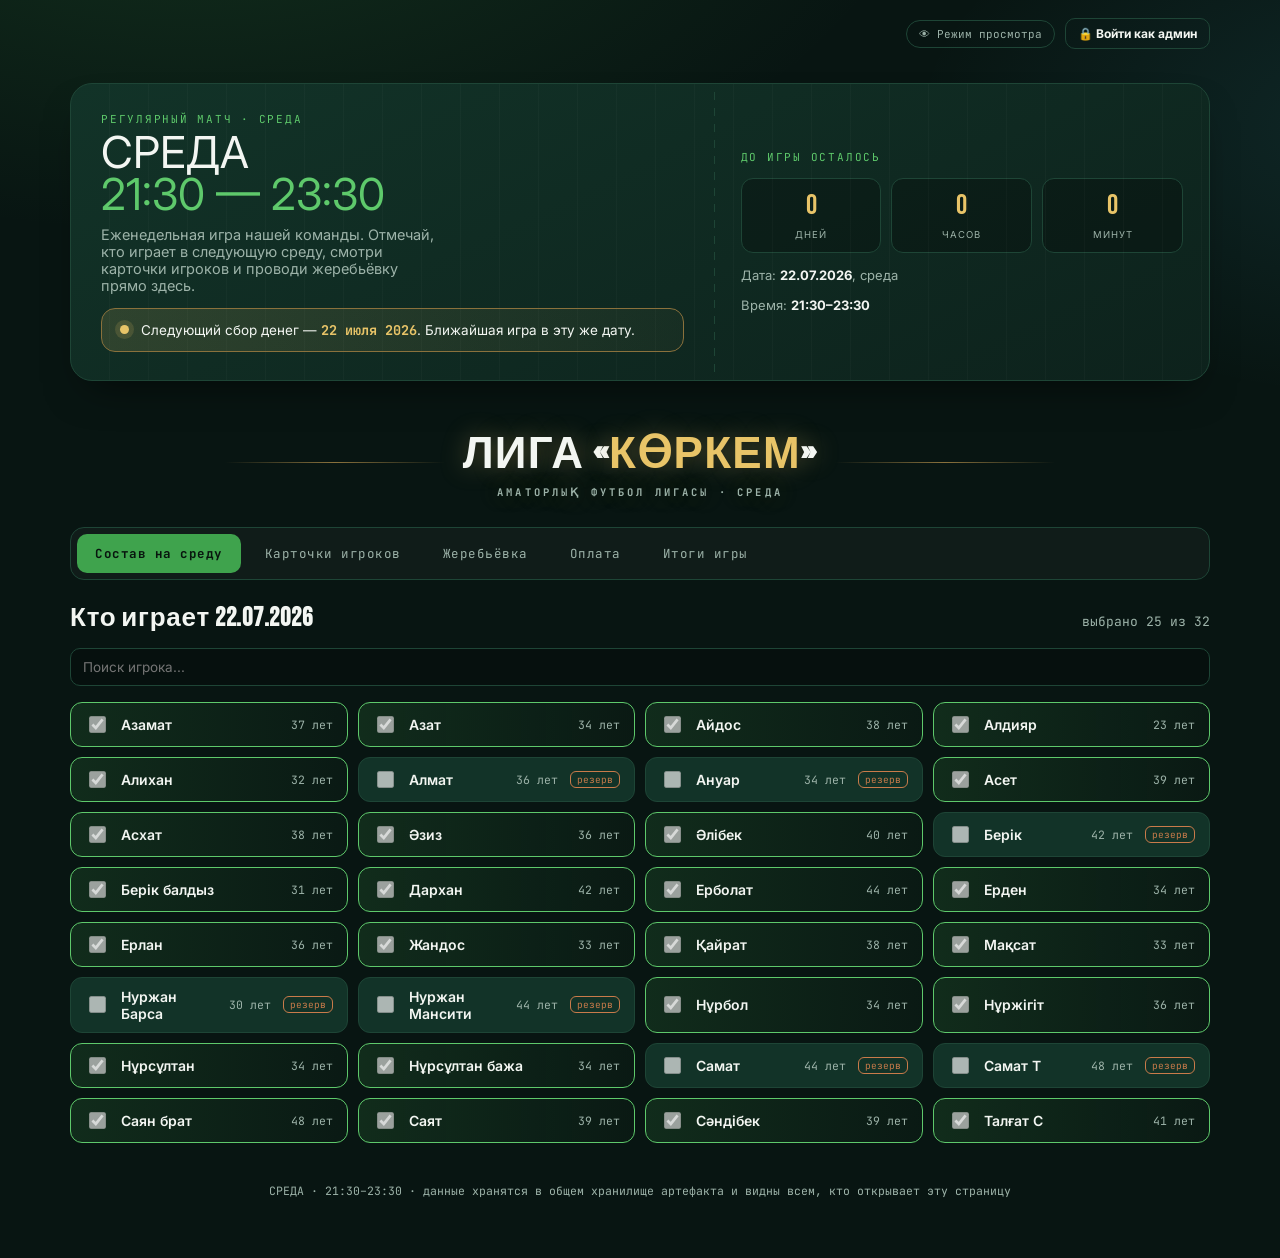
<file: futbol-sreda (1).html>
<!doctype html>
<html lang="ru">
<head>
<meta charset="UTF-8">
<meta name="viewport" content="width=device-width, initial-scale=1">
<title>Среда 21:30 — Футбольный клуб</title>
<link rel="preconnect" href="https://fonts.googleapis.com">
<link href="https://fonts.googleapis.com/css2?family=Bebas+Neue&family=Inter:wght@400;500;600;700;800&family=JetBrains+Mono:wght@500;700&display=swap" rel="stylesheet">
<style>
:root{
  --pitch-0:#081512;
  --pitch-1:#0d221c;
  --pitch-2:#123328;
  --line:#1e4536;
  --turf:#3fa34d;
  --turf-bright:#5ec96b;
  --gold:#e8c468;
  --gold-dim:#8a713c;
  --silver:#c7d0d9;
  --bronze:#c97b4a;
  --cyan:#4fd1e8;
  --ink:#f3f6f2;
  --ink-dim:#9db3a9;
  --danger:#e0654f;
  --card-radius:18px;
  --shadow:0 20px 40px -18px rgba(0,0,0,.6);
}
*{box-sizing:border-box;}
html,body{margin:0;padding:0;}
body{
  background:
    radial-gradient(1200px 600px at 15% -10%, rgba(63,163,77,.18), transparent 60%),
    radial-gradient(900px 500px at 110% 10%, rgba(79,209,232,.10), transparent 55%),
    var(--pitch-0);
  color:var(--ink);
  font-family:'Inter',system-ui,sans-serif;
  min-height:100vh;
  padding-bottom:60px;
}
.wrap{max-width:1180px;margin:0 auto;padding:0 20px;}
h1,h2,h3{font-family:'Bebas Neue',sans-serif;letter-spacing:.03em;margin:0;}
.eyebrow{
  font-family:'JetBrains Mono',monospace;
  font-size:11px;letter-spacing:.16em;text-transform:uppercase;
  color:var(--turf-bright);
}
/* ===== HERO / MATCH TICKET ===== */
.hero{padding:34px 0 18px;}
.ticket{
  position:relative;
  display:grid;
  grid-template-columns:1.3fr 1px 1fr;
  background:linear-gradient(155deg,var(--pitch-2),var(--pitch-1));
  border:1px solid var(--line);
  border-radius:22px;
  box-shadow:var(--shadow);
  overflow:hidden;
}
.ticket::before{
  content:"";position:absolute;inset:0;
  background-image:repeating-linear-gradient(90deg, transparent 0 38px, rgba(255,255,255,.025) 38px 39px);
  pointer-events:none;
}
.ticket-main{padding:28px 30px;position:relative;}
.ticket-main .title{font-size:44px;line-height:.95;color:var(--ink);margin-top:6px;}
.ticket-main .title em{font-style:normal;color:var(--turf-bright);}
.ticket-sub{color:var(--ink-dim);font-size:14.5px;margin-top:10px;max-width:38ch;}
.ticket-divider{background:repeating-linear-gradient(180deg, transparent 0 8px, var(--line) 8px 16px);}
.ticket-side{padding:28px 26px;display:flex;flex-direction:column;justify-content:center;gap:14px;}
.countdown{display:flex;gap:10px;}
.cd-box{
  background:rgba(0,0,0,.28);border:1px solid var(--line);border-radius:12px;
  padding:10px 4px;text-align:center;flex:1;min-width:0;
}
.cd-box .num{font-family:'Bebas Neue',sans-serif;font-size:28px;color:var(--gold);display:block;}
.cd-box .lab{font-size:9.5px;color:var(--ink-dim);text-transform:uppercase;letter-spacing:.1em;}
.venue-line{font-size:13px;color:var(--ink-dim);}
.venue-line b{color:var(--ink);}

.reminder{
  margin-top:14px;
  display:flex;align-items:center;gap:12px;
  background:linear-gradient(90deg, rgba(232,196,104,.14), rgba(232,196,104,.04));
  border:1px solid var(--gold-dim);
  border-radius:14px;padding:12px 18px;
  font-size:13.5px;color:var(--ink);
}
.reminder .dot{width:9px;height:9px;border-radius:50%;background:var(--gold);box-shadow:0 0 0 5px rgba(232,196,104,.15);flex:none;}
.reminder b{color:var(--gold);font-family:'JetBrains Mono',monospace;}

/* ===== LEAGUE BRAND ===== */
.league-brand{display:flex;align-items:center;justify-content:center;gap:18px;margin:28px 0;}
.league-line{height:1px;flex:1;max-width:220px;background:linear-gradient(90deg,transparent,var(--gold-dim),transparent);}
.league-name{
  font-size:clamp(28px,5vw,44px);text-align:center;white-space:nowrap;
  color:var(--ink);text-shadow:0 0 24px rgba(232,196,104,.35);
}
.league-name em{font-style:normal;color:var(--gold);}
.league-name small{display:block;font-family:'JetBrains Mono',monospace;font-size:10.5px;letter-spacing:.3em;color:var(--ink-dim);text-transform:uppercase;margin-top:4px;}

/* ===== NAV ===== */
.tabbar{
  display:flex;gap:6px;margin:26px 0 22px;
  background:rgba(255,255,255,.03);
  border:1px solid var(--line);border-radius:14px;padding:6px;
  overflow-x:auto;
}
.tabbtn{
  font-family:'JetBrains Mono',monospace;font-size:12.5px;letter-spacing:.04em;
  background:transparent;border:none;color:var(--ink-dim);
  padding:11px 18px;border-radius:10px;cursor:pointer;white-space:nowrap;
  transition:.15s;
}
.tabbtn.active{background:var(--turf);color:#08150e;font-weight:700;}
.tabbtn:not(.active):hover{color:var(--ink);background:rgba(255,255,255,.05);}

.panel{display:none;animation:fade .25s ease;}
.panel.active{display:block;}
@keyframes fade{from{opacity:0;transform:translateY(4px);}to{opacity:1;transform:none;}}

/* ===== SHARED UI BITS ===== */
.section-head{display:flex;align-items:baseline;justify-content:space-between;gap:12px;flex-wrap:wrap;margin-bottom:14px;}
.section-head h2{font-size:26px;}
.section-head .count{font-family:'JetBrains Mono',monospace;color:var(--ink-dim);font-size:13px;}
.btn{
  font-family:'Inter',sans-serif;font-weight:700;font-size:13.5px;
  background:var(--turf);color:#08150e;border:none;border-radius:10px;
  padding:11px 20px;cursor:pointer;transition:.15s;
}
.btn:hover{background:var(--turf-bright);transform:translateY(-1px);}
.btn.ghost{background:transparent;border:1px solid var(--line);color:var(--ink);}
.btn.ghost:hover{border-color:var(--turf);color:var(--turf-bright);background:rgba(63,163,77,.08);}
.btn.small{padding:7px 12px;font-size:12px;}
input[type=text],input[type=number],input[type=search],select{
  font-family:'Inter',sans-serif;background:rgba(0,0,0,.25);border:1px solid var(--line);
  color:var(--ink);border-radius:10px;padding:10px 12px;font-size:13.5px;
}
input:focus,select:focus{outline:2px solid var(--turf);outline-offset:1px;}

/* ===== SQUAD TAB ===== */
.squad-toolbar{display:flex;gap:10px;flex-wrap:wrap;margin-bottom:16px;}
.squad-toolbar input[type=search]{flex:1;min-width:180px;}
.squad-grid{display:grid;grid-template-columns:repeat(auto-fill,minmax(260px,1fr));gap:10px;}
.squad-row{
  display:flex;align-items:center;gap:12px;
  background:var(--pitch-2);border:1px solid var(--line);border-radius:12px;padding:10px 14px;
  cursor:pointer;transition:.15s;
}
.squad-row:hover{border-color:var(--turf);}
.squad-row.on{border-color:var(--turf-bright);background:linear-gradient(90deg,rgba(63,163,77,.16),rgba(63,163,77,.03));}
.squad-row input{accent-color:var(--turf);width:17px;height:17px;flex:none;}
.squad-row .nm{font-weight:600;font-size:14px;flex:1;}
.squad-row .ag{font-family:'JetBrains Mono',monospace;font-size:11.5px;color:var(--ink-dim);}
.badge-reserve{font-size:9.5px;font-family:'JetBrains Mono',monospace;color:var(--bronze);border:1px solid var(--bronze);border-radius:6px;padding:1px 6px;}

.add-player{
  margin-top:22px;background:rgba(255,255,255,.03);border:1px dashed var(--line);
  border-radius:14px;padding:16px 18px;display:flex;gap:10px;flex-wrap:wrap;align-items:center;
}
.add-player input[type=text]{flex:1;min-width:160px;}

/* ===== FIFA CARDS ===== */
.filterbar{display:flex;gap:10px;align-items:center;margin-bottom:16px;flex-wrap:wrap;}
.cards-grid{display:grid;grid-template-columns:repeat(auto-fill,minmax(202px,1fr));gap:18px;}
.fcard{
  position:relative;border-radius:16px;padding:16px 14px 14px;
  aspect-ratio:5/7;display:flex;flex-direction:column;
  box-shadow:var(--shadow);overflow:hidden;
  border:1px solid rgba(255,255,255,.12);
}
.fcard::after{
  content:"";position:absolute;inset:0;pointer-events:none;
  background:linear-gradient(120deg, transparent 30%, rgba(255,255,255,.16) 42%, transparent 55%);
  transform:translateX(-120%);transition:transform .7s ease;
}
.fcard:hover::after{transform:translateX(120%);}
.fcard.tier-gold{background:linear-gradient(160deg,#3a2f10,#1c1608 70%);border-color:#e8c46855;}
.fcard.tier-silver{background:linear-gradient(160deg,#2a3238,#141a1d 70%);border-color:#c7d0d955;}
.fcard.tier-bronze{background:linear-gradient(160deg,#3a2415,#1d1409 70%);border-color:#c97b4a55;}
.fcard-top{display:flex;justify-content:space-between;align-items:flex-start;}
.ovr{font-family:'Bebas Neue',sans-serif;font-size:32px;line-height:.85;}
.tier-gold .ovr{color:var(--gold);}
.tier-silver .ovr{color:var(--silver);}
.tier-bronze .ovr{color:var(--bronze);}
.age-chip{font-family:'JetBrains Mono',monospace;font-size:11px;color:var(--ink-dim);margin-top:2px;}
.flag{font-size:22px;}
.photo-wrap{
  width:78px;height:78px;border-radius:50%;margin:6px auto 2px;position:relative;
  border:2px solid rgba(255,255,255,.22);overflow:hidden;
  background:radial-gradient(circle at 50% 35%, rgba(255,255,255,.12), transparent 60%), rgba(0,0,0,.35);
  display:flex;align-items:center;justify-content:center;
}
.photo-wrap img{width:100%;height:100%;object-fit:cover;display:block;}
.photo-wrap .ph-placeholder{font-size:11px;color:var(--ink-dim);font-family:'JetBrains Mono',monospace;}
.photo-upload{
  position:absolute;bottom:-2px;right:-2px;width:24px;height:24px;border-radius:50%;
  background:var(--turf);border:2px solid var(--pitch-1);display:flex;align-items:center;justify-content:center;
  font-size:12px;cursor:pointer;
}
.photo-upload input{display:none;}
.fcard-name{font-family:'Bebas Neue',sans-serif;font-size:19px;margin-top:6px;letter-spacing:.02em;text-align:center;}
.nation-select{
  margin:2px auto 8px;width:90%;font-size:10.5px;text-align:center;text-align-last:center;
  background:rgba(0,0,0,.3);border:1px solid rgba(255,255,255,.15);border-radius:8px;padding:4px 6px;color:var(--ink-dim);
}
.stats{display:grid;grid-template-columns:1fr 1fr;gap:3px 12px;font-family:'JetBrains Mono',monospace;font-size:11px;margin-top:auto;}
.stat-row{display:flex;justify-content:space-between;border-bottom:1px solid rgba(255,255,255,.08);padding:2px 0;}
.stat-row b{color:var(--ink);}
.stat-row input{
  width:34px;background:rgba(0,0,0,.35);border:1px solid var(--turf-dim,var(--line));border-radius:5px;
  color:var(--gold);font-family:'JetBrains Mono',monospace;font-size:11px;text-align:center;padding:1px 0;
}
.role-select{
  margin:0 auto 8px;width:90%;font-size:10px;text-align:center;text-align-last:center;display:block;
  background:rgba(0,0,0,.3);border:1px solid rgba(255,255,255,.15);border-radius:8px;padding:4px 6px;color:var(--cyan);
}
.role-tag{
  display:block;text-align:center;font-size:10px;color:var(--cyan);font-family:'JetBrains Mono',monospace;
  margin:0 auto 8px;
}
.paid-pill{position:absolute;top:10px;left:10px;width:8px;height:8px;border-radius:50%;}
.paid-pill.yes{background:var(--turf-bright);box-shadow:0 0 0 3px rgba(94,201,107,.2);}
.paid-pill.no{background:var(--danger);box-shadow:0 0 0 3px rgba(224,101,79,.2);}

/* ===== DRAW TAB ===== */
.team-legend{display:flex;gap:12px;flex-wrap:wrap;margin-bottom:22px;}
.legend-chip{
  display:flex;align-items:center;gap:8px;background:var(--pitch-2);border:1px solid var(--line);
  border-radius:12px;padding:9px 14px;font-size:13px;
}
.legend-dot{width:14px;height:14px;border-radius:4px;flex:none;}
.draw-cta{display:flex;justify-content:center;margin:8px 0 26px;flex-direction:column;align-items:center;gap:8px;}
.draw-hint{font-size:12px;color:var(--ink-dim);font-family:'JetBrains Mono',monospace;}
.result-wrap{display:none;}
.result-wrap.show{display:block;}
.teams-result{display:grid;grid-template-columns:repeat(4,1fr);gap:16px;}
.team-col{background:var(--pitch-2);border-radius:14px;border:1px solid var(--line);overflow:hidden;}
.team-col-head{padding:14px 16px;font-family:'Bebas Neue',sans-serif;font-size:18px;display:flex;align-items:center;gap:8px;}
.jersey-dot{width:15px;height:15px;border-radius:4px;flex:none;}
.team-col select.team-country{
  width:calc(100% - 20px);margin:0 10px 10px;font-size:11px;background:rgba(0,0,0,.3);
  border:1px solid var(--line);border-radius:8px;color:var(--ink-dim);padding:5px 8px;
}
.team-col ul{list-style:none;margin:0;padding:0;}
.team-col li{padding:9px 16px;border-top:1px solid var(--line);display:flex;justify-content:space-between;font-size:13px;}
.team-col li span{color:var(--ink-dim);font-family:'JetBrains Mono',monospace;font-size:11px;}
.bench-note{margin-top:14px;font-size:12.5px;color:var(--ink-dim);font-family:'JetBrains Mono',monospace;}

/* ===== FORMATION PITCH ===== */
.pitch{
  position:relative;margin:0 auto;width:100%;aspect-ratio:3/4;
  background:
    repeating-linear-gradient(180deg, rgba(255,255,255,.02) 0 40px, transparent 40px 80px),
    linear-gradient(180deg,#1a5c31,#12432a);
  border:2px solid rgba(255,255,255,.35);border-radius:6px;overflow:hidden;
}
.pitch .pline{position:absolute;background:rgba(255,255,255,.35);}
.pitch .p-half{left:4%;right:4%;top:50%;height:1px;}
.pitch .p-circle{left:50%;top:50%;width:22%;aspect-ratio:1;border:1px solid rgba(255,255,255,.35);border-radius:50%;transform:translate(-50%,-50%);position:absolute;}
.pitch .p-box-top{left:22%;right:22%;top:0;height:14%;border:1px solid rgba(255,255,255,.35);border-top:none;position:absolute;}
.pitch .p-box-bot{left:22%;right:22%;bottom:0;height:14%;border:1px solid rgba(255,255,255,.35);border-bottom:none;position:absolute;}
.pdot{
  position:absolute;transform:translate(-50%,-50%);display:flex;flex-direction:column;align-items:center;gap:3px;
  width:64px;
}
.pdot .circle{width:26px;height:26px;border-radius:50%;border:2px solid rgba(255,255,255,.7);box-shadow:0 3px 6px rgba(0,0,0,.4);}
.pdot .pname{font-size:9.5px;text-align:center;color:#fff;text-shadow:0 1px 3px rgba(0,0,0,.8);line-height:1.15;font-weight:600;}
.norole-list{margin-top:10px;font-size:11.5px;color:var(--ink-dim);}
.norole-list b{color:var(--ink);}

/* ===== AWARDS TAB ===== */
.award-block{background:var(--pitch-2);border:1px solid var(--line);border-radius:16px;padding:18px 20px;margin-bottom:18px;}
.award-block h3{font-size:20px;margin-bottom:2px;}
.award-block .aw-sub{font-size:12px;color:var(--ink-dim);margin-bottom:14px;}
.award-row{
  display:flex;align-items:center;gap:12px;padding:9px 0;border-top:1px solid rgba(255,255,255,.06);
}
.award-row:first-of-type{border-top:none;}
.award-row .aw-name{flex:1;font-size:13.5px;font-weight:600;}
.award-row.leader .aw-name::before{content:"👑 ";}
.stars{display:flex;gap:3px;cursor:pointer;}
.stars .star{font-size:18px;color:#4a5850;transition:.1s;}
.stars .star.on{color:var(--gold);}
.stars:hover .star{color:var(--gold-dim);}
.aw-avg{font-family:'JetBrains Mono',monospace;font-size:11.5px;color:var(--ink-dim);min-width:70px;text-align:right;}
.add-category{
  display:flex;gap:10px;flex-wrap:wrap;align-items:center;margin-bottom:18px;
  background:rgba(255,255,255,.03);border:1px dashed var(--line);border-radius:14px;padding:14px 18px;
}
.add-category input{flex:1;min-width:160px;}

/* ===== TOPBAR / ADMIN ===== */
.topbar{display:flex;justify-content:flex-end;align-items:center;gap:10px;padding-top:18px;}
.viewer-badge{
  font-family:'JetBrains Mono',monospace;font-size:11px;color:var(--ink-dim);
  border:1px solid var(--line);border-radius:20px;padding:6px 12px;
}
body.admin-mode .viewer-badge{color:var(--gold);border-color:var(--gold-dim);}
.readonly-pill{
  font-family:'JetBrains Mono',monospace;font-size:11px;border-radius:8px;padding:4px 10px;
  background:rgba(255,255,255,.06);color:var(--ink-dim);display:inline-block;
}
body:not(.admin-mode) .admin-only{display:none !important;}

/* ===== PAYMENTS TAB ===== */
.pay-summary{display:flex;gap:14px;margin-bottom:18px;flex-wrap:wrap;}
.pay-stat{background:var(--pitch-2);border:1px solid var(--line);border-radius:14px;padding:14px 20px;min-width:140px;}
.pay-stat .n{font-family:'Bebas Neue',sans-serif;font-size:30px;color:var(--turf-bright);}
.pay-stat.owe .n{color:var(--danger);}
.pay-stat .l{font-size:11.5px;color:var(--ink-dim);text-transform:uppercase;letter-spacing:.06em;}
table.pay-table{width:100%;border-collapse:collapse;font-size:13.5px;}
table.pay-table th{
  text-align:left;font-family:'JetBrains Mono',monospace;font-size:10.5px;letter-spacing:.08em;
  text-transform:uppercase;color:var(--ink-dim);padding:8px 12px;border-bottom:1px solid var(--line);
}
table.pay-table td{padding:9px 12px;border-bottom:1px solid rgba(255,255,255,.05);}
.pay-row.due td{color:var(--ink);}
.status-toggle{
  border:none;border-radius:8px;padding:6px 14px;font-size:12px;font-weight:700;cursor:pointer;font-family:'Inter',sans-serif;
}
.status-toggle.paid{background:rgba(94,201,107,.18);color:var(--turf-bright);}
.status-toggle.unpaid{background:rgba(224,101,79,.18);color:var(--danger);}
.history-note{font-size:12px;color:var(--ink-dim);margin:10px 0 20px;}

footer.appfoot{text-align:center;color:var(--ink-dim);font-size:11.5px;margin-top:40px;font-family:'JetBrains Mono',monospace;}

@media (max-width:900px){
  .teams-result{grid-template-columns:1fr 1fr;}
}
@media (max-width:720px){
  .ticket{grid-template-columns:1fr;}
  .ticket-divider{display:none;}
  .teams-result{grid-template-columns:1fr;}
  .ticket-main .title{font-size:32px;}
}
</style>
</head>
<body>
<div class="wrap">

  <div class="topbar">
    <span class="viewer-badge" id="viewerBadge">👁 Режим просмотра</span>
    <button class="btn ghost small" id="adminToggleBtn">🔒 Войти как админ</button>
  </div>

  <div class="hero">
    <div class="ticket">
      <div class="ticket-main">
        <div class="eyebrow">Регулярный матч · среда</div>
        <div class="title">СРЕДА<br><em>21:30 — 23:30</em></div>
        <div class="ticket-sub">Еженедельная игра нашей команды. Отмечай, кто играет в следующую среду, смотри карточки игроков и проводи жеребьёвку прямо здесь.</div>
        <div class="reminder" id="reminderBanner">
          <span class="dot"></span>
          <div>Следующий сбор денег — <b>22 июля 2026</b>. Ближайшая игра в эту же дату.</div>
        </div>
      </div>
      <div class="ticket-divider"></div>
      <div class="ticket-side">
        <div class="eyebrow">До игры осталось</div>
        <div class="countdown" id="countdown">
          <div class="cd-box"><span class="num" id="cdD">0</span><span class="lab">дней</span></div>
          <div class="cd-box"><span class="num" id="cdH">0</span><span class="lab">часов</span></div>
          <div class="cd-box"><span class="num" id="cdM">0</span><span class="lab">минут</span></div>
        </div>
        <div class="venue-line">Дата: <b>22.07.2026</b>, среда</div>
        <div class="venue-line">Время: <b>21:30–23:30</b></div>
      </div>
    </div>
  </div>

  <div class="league-brand">
    <div class="league-line"></div>
    <h2 class="league-name">ЛИГА «<em>КӨРКЕМ</em>»<small>аматорлық футбол лигасы · среда</small></h2>
    <div class="league-line"></div>
  </div>

  <div class="tabbar">
    <button class="tabbtn active" data-tab="squad">Состав на среду</button>
    <button class="tabbtn" data-tab="cards">Карточки игроков</button>
    <button class="tabbtn" data-tab="draw">Жеребьёвка</button>
    <button class="tabbtn" data-tab="pay">Оплата</button>
    <button class="tabbtn" data-tab="awards">Итоги игры</button>
  </div>

  <!-- SQUAD TAB -->
  <div class="panel active" id="panel-squad">
    <div class="section-head">
      <h2>Кто играет 22.07.2026</h2>
      <div class="count" id="squadCount">выбрано 0 из 0</div>
    </div>
    <div class="squad-toolbar">
      <input type="search" id="squadSearch" placeholder="Поиск игрока...">
      <button class="btn ghost small admin-only" id="selectAllPaid">Выбрать оплативших июль</button>
      <button class="btn ghost small admin-only" id="clearAll">Очистить всё</button>
    </div>
    <div class="squad-grid" id="squadGrid"></div>

    <div class="add-player admin-only" id="addPlayerBox">
      <span class="eyebrow" style="flex:none;">+ Добавить игрока</span>
      <input type="text" id="newPlayerName" placeholder="Имя игрока">
      <select id="newPlayerPos">
        <option value="MID">Полузащитник</option>
        <option value="FWD">Нападающий</option>
        <option value="GK">Вратарь</option>
      </select>
      <input type="text" id="newPlayerBirth" placeholder="ДД.ММ.ГГГГ (необязательно)">
      <button class="btn small" id="addPlayerBtn">Добавить</button>
    </div>
  </div>

  <!-- CARDS TAB -->
  <div class="panel" id="panel-cards">
    <div class="section-head">
      <h2>Карточки игроков</h2>
      <div class="count" id="cardsCount"></div>
    </div>
    <div class="filterbar">
      <label style="display:flex;align-items:center;gap:8px;font-size:13px;color:var(--ink-dim);">
        <input type="checkbox" id="onlySquadFilter" style="accent-color:var(--turf);width:16px;height:16px;">
        Только выбранные на среду
      </label>
    </div>
    <div class="cards-grid" id="cardsGrid"></div>
  </div>

  <!-- DRAW TAB -->
  <div class="panel" id="panel-draw">
    <div class="section-head"><h2>Онлайн жеребьёвка</h2></div>
    <div class="team-legend" id="teamLegend"></div>
    <div class="draw-cta">
      <button class="btn admin-only" id="drawBtn">🎲 Провести жеребьёвку — 4 команды по 6</button>
      <div class="draw-hint" id="drawHintReadonly" style="display:none;">Жеребьёвку может запускать только админ. Результат последней жеребьёвки виден всем ниже.</div>
    </div>
    <div class="result-wrap" id="drawResult">
      <div class="teams-result" id="teamsResultGrid"></div>
      <div class="bench-note" id="benchNote"></div>
    </div>
  </div>

  <!-- PAYMENTS TAB -->
  <div class="panel" id="panel-pay">
    <div class="section-head"><h2>Оплата</h2></div>
    <div class="pay-summary">
      <div class="pay-stat"><div class="n" id="payPaidCount">0</div><div class="l">оплатили</div></div>
      <div class="pay-stat owe"><div class="n" id="payOweCount">0</div><div class="l">должны</div></div>
      <div class="pay-stat"><div class="n">22.07</div><div class="l">срок оплаты</div></div>
    </div>
    <h3 style="font-size:18px;margin-bottom:6px;">Оплатившие за июль (история)</h3>
    <div class="history-note">Список тех, кто уже закрыл июль. Ниже — трекер на новый сбор к 22.07.2026, отмечай по факту оплаты.</div>
    <table class="pay-table">
      <thead><tr><th>Игрок</th><th>Возраст</th><th>Сбор к 22.07.2026</th></tr></thead>
      <tbody id="payTableBody"></tbody>
    </table>
  </div>

  <!-- AWARDS TAB -->
  <div class="panel" id="panel-awards">
    <div class="section-head"><h2>Итоги игры</h2></div>
    <div class="history-note">Ставить звёзды после игры могут все — просто нажми на звезду напротив игрока. Лидер каждой номинации отмечен короной.</div>
    <div class="add-category admin-only">
      <span class="eyebrow" style="flex:none;">+ Своя номинация</span>
      <input type="text" id="newCategoryName" placeholder="Например: Лучший финт вечера">
      <button class="btn small" id="addCategoryBtn">Добавить</button>
    </div>
    <div id="awardsWrap"></div>
  </div>

  <footer class="appfoot">СРЕДА · 21:30–23:30 · данные хранятся в общем хранилище артефакта и видны всем, кто открывает эту страницу</footer>
</div>

<script>
/* ============ DATA ============ */
const PLAYERS = [
{id:1,name:"Дархан",pos:"MID",birth:"1984-07-22",paidJuly:true},
{id:2,name:"Нұрсұлтан бажа",pos:"MID",birth:"1992-07-05",paidJuly:true},
{id:3,name:"Ерболат",pos:"GK",birth:"1982-07-15",paidJuly:true},
{id:4,name:"Қайрат",pos:"FWD",birth:"1988-06-06",paidJuly:true},
{id:5,name:"Нұрбол",pos:"MID",birth:"1992-01-08",paidJuly:true},
{id:6,name:"Алихан",pos:"MID",birth:"1994-06-03",paidJuly:true},
{id:7,name:"Жандос",pos:"FWD",birth:"1993-01-03",paidJuly:true},
{id:8,name:"Сәндібек",pos:"FWD",birth:"1987-07-07",paidJuly:true},
{id:9,name:"Асет",pos:"MID",birth:"1987-07-11",paidJuly:true},
{id:10,name:"Асхат",pos:"MID",birth:"1988-02-26",paidJuly:true},
{id:11,name:"Азат",pos:"FWD",birth:"1991-12-25",paidJuly:true},
{id:12,name:"Алдияр",pos:"FWD",birth:"2003-11-10",paidJuly:true},
{id:13,name:"Саян брат",pos:"MID",birth:"1978-04-21",paidJuly:true},
{id:14,name:"Нұржігіт",pos:"MID",birth:"1990-11-09",paidJuly:true},
{id:15,name:"Ерлан",pos:"FWD",birth:"1990-08-30",paidJuly:true},
{id:16,name:"Ерден",pos:"MID",birth:"1992-08-06",paidJuly:true},
{id:17,name:"Берік балдыз",pos:"MID",birth:"1995-10-30",paidJuly:true},
{id:18,name:"Талғат С",pos:"MID",birth:"1985-03-26",paidJuly:true},
{id:19,name:"Азамат",pos:"MID",birth:"1988-12-28",paidJuly:true},
{id:20,name:"Мақсат",pos:"MID",birth:"1993-01-05",paidJuly:true},
{id:21,name:"Әлібек",pos:"MID",birth:"1986-09-03",paidJuly:true},
{id:22,name:"Саят",pos:"MID",birth:"1986-12-30",paidJuly:true},
{id:23,name:"Нұрсұлтан",pos:"MID",birth:"1992-01-22",paidJuly:true},
{id:24,name:"Әзиз",pos:"FWD",birth:"1990-09-18",paidJuly:true},
{id:25,name:"Айдос",pos:"FWD",birth:"1988-09-01",paidJuly:true},
{id:26,name:"Ануар",pos:"MID",birth:"1992-03-09",paidJuly:false,reserve:true},
{id:27,name:"Нуржан Барса",pos:"MID",birth:"1996-05-22",paidJuly:false,reserve:true},
{id:28,name:"Нуржан Мансити",pos:"MID",birth:"1982-06-08",paidJuly:false,reserve:true},
{id:29,name:"Самат",pos:"MID",birth:"1982-08-01",paidJuly:false,reserve:true},
{id:30,name:"Самат Т",pos:"MID",birth:"1978-10-02",paidJuly:false,reserve:true},
{id:31,name:"Берік",pos:"MID",birth:"1984-12-01",paidJuly:false,reserve:true},
{id:32,name:"Алмат",pos:"MID",birth:"1990-10-03",paidJuly:false,reserve:true},
];

const COUNTRIES = [
  {code:"KZ",name:"Қазақстан",flag:"🇰🇿"},{code:"BR",name:"Бразилия",flag:"🇧🇷"},
  {code:"AR",name:"Аргентина",flag:"🇦🇷"},{code:"FR",name:"Франция",flag:"🇫🇷"},
  {code:"DE",name:"Германия",flag:"🇩🇪"},{code:"ES",name:"Испания",flag:"🇪🇸"},
  {code:"EN",name:"Англия",flag:"🏴"},{code:"PT",name:"Португалия",flag:"🇵🇹"},
  {code:"NL",name:"Нидерланды",flag:"🇳🇱"},{code:"IT",name:"Италия",flag:"🇮🇹"},
  {code:"BE",name:"Бельгия",flag:"🇧🇪"},{code:"HR",name:"Хорватия",flag:"🇭🇷"},
  {code:"UY",name:"Уругвай",flag:"🇺🇾"},{code:"MA",name:"Марокко",flag:"🇲🇦"},
  {code:"JP",name:"Япония",flag:"🇯🇵"},{code:"KR",name:"Юж. Корея",flag:"🇰🇷"},
  {code:"US",name:"США",flag:"🇺🇸"},{code:"MX",name:"Мексика",flag:"🇲🇽"},
  {code:"CA",name:"Канада",flag:"🇨🇦"},{code:"SN",name:"Сенегал",flag:"🇸🇳"},
  {code:"CH",name:"Швейцария",flag:"🇨🇭"},{code:"DK",name:"Дания",flag:"🇩🇰"},
  {code:"PL",name:"Польша",flag:"🇵🇱"},{code:"RS",name:"Сербия",flag:"🇷🇸"},
];

const TEAMS = [
  {id:"A",hex:"#ec407a",label:"Розовые"},
  {id:"B",hex:"#1565c0",label:"Синие"},
  {id:"C",hex:"#43a047",label:"Зелёные"},
  {id:"D",hex:"#ff7a1a",label:"Оранжевые"},
];
const TEAM_SIZE = 6;

const ROLES = [
  {id:"GK",  label:"Вратарь",                        x:50,y:91},
  {id:"RB",  label:"Правый крайний защитник",         x:83,y:73},
  {id:"LB",  label:"Левый защитник",                  x:17,y:73},
  {id:"RM",  label:"Правый полузащитник",             x:80,y:51},
  {id:"CM",  label:"Центральный полузащитник",        x:50,y:51},
  {id:"LM",  label:"Левый полузащитник",              x:20,y:51},
  {id:"RW",  label:"Нападающий правый фланг",         x:86,y:23},
  {id:"IFR", label:"Вперёд внутрь вправо",             x:62,y:15},
  {id:"CF",  label:"Нападающий центр",                x:50,y:6},
  {id:"IFL", label:"Вперёд внутрь влево",              x:38,y:15},
  {id:"LW",  label:"Нападающий левый фланг",          x:14,y:23},
];

const DEFAULT_AWARD_CATEGORIES = [
  {id:"mvp",    label:"Лучший игрок сегодня", custom:false},
  {id:"scorer", label:"Лучший бомбардир — голы", custom:false},
  {id:"assist", label:"Лучший ассист", custom:false},
  {id:"keeper", label:"Лучший вратарь", custom:false},
];

const NEXT_MATCH = new Date("2026-07-22T21:30:00");
const PAY_KEY_DATE = "2026-07-22";
const ADMIN_PIN = "0722"; // поменяй этот код в файле, если хочешь свой пароль администратора

let customPlayers = [];
let allPlayers = [...PLAYERS];
let squadSelected = new Set(PLAYERS.filter(p=>!p.reserve).map(p=>p.id));
let countryMap = {};
let paymentTracker = {};
let photoMap = {};
let roleMap = {};
let statOverrides = {};
let awardCategories = [...DEFAULT_AWARD_CATEGORIES];
let awardVotes = {}; // {categoryId: {playerId:{sum,count}}}
let adminMode = false;
let lastDraw = null; // {teams:[{id,country,players:[ids]}], bench:[ids]}

/* ============ UTIL ============ */
function ageFrom(birthISO){
  if(!birthISO) return null;
  const b = new Date(birthISO+"T00:00:00");
  const now = new Date();
  let age = now.getFullYear()-b.getFullYear();
  const m = now.getMonth()-b.getMonth();
  if(m<0 || (m===0 && now.getDate()<b.getDate())) age--;
  return age;
}
function hashStr(s){let h=0;for(let i=0;i<s.length;i++){h=Math.imul(31,h)+s.charCodeAt(i)|0;}return h>>>0;}
function mulberry32(a){return function(){a|=0;a=a+0x6D2B79F5|0;let t=Math.imul(a^a>>>15,1|a);t=t+Math.imul(t^t>>>7,61|t)^t;return((t^t>>>14)>>>0)/4294967296;};}
function rand(rng,min,max){return Math.floor(min+rng()*(max-min+1));}
function clamp(v,a,b){return Math.max(a,Math.min(b,v));}

function generateStats(p){
  const rng = mulberry32(hashStr(p.name+p.id));
  const age = ageFrom(p.birth) ?? 30;
  let base;
  if(p.pos==="GK"){
    base = {DIV:rand(rng,70,90),HAN:rand(rng,68,88),KIC:rand(rng,55,80),REF:rand(rng,70,92),SPD:rand(rng,45,70),POS:rand(rng,70,90)};
  } else if(p.pos==="FWD"){
    base = {PAC:rand(rng,65,92),SHO:rand(rng,68,93),PAS:rand(rng,55,80),DRI:rand(rng,65,90),DEF:rand(rng,25,50),PHY:rand(rng,60,85)};
  } else {
    base = {PAC:rand(rng,55,82),SHO:rand(rng,50,78),PAS:rand(rng,68,92),DRI:rand(rng,65,90),DEF:rand(rng,50,80),PHY:rand(rng,60,85)};
  }
  const peak=27, diff=age-peak;
  const paceKey = base.PAC!==undefined?"PAC":(base.SPD!==undefined?"SPD":null);
  if(paceKey) base[paceKey]=Math.round(clamp(base[paceKey]-Math.max(0,diff)*1.15+Math.max(0,-diff)*0.25,35,99));
  const expBoost = Math.min(Math.max(age-20,0),18)*0.4;
  ["PAS","POS","KIC"].forEach(k=>{ if(base[k]!==undefined) base[k]=Math.round(clamp(base[k]+expBoost,30,99)); });
  ["PHY","DEF"].forEach(k=>{ if(base[k]!==undefined && age>33) base[k]=Math.round(clamp(base[k]-(age-33)*0.9,30,99)); });
  Object.keys(base).forEach(k=>base[k]=Math.round(clamp(base[k],30,99)));
  const ov = statOverrides[p.id];
  if(ov){ Object.keys(ov).forEach(k=>{ if(base[k]!==undefined && ov[k]!==undefined && ov[k]!==null && ov[k]!=="") base[k]=Math.round(clamp(Number(ov[k]),30,99)); }); }
  const vals = Object.values(base);
  const ovr = Math.round(vals.reduce((a,b)=>a+b,0)/vals.length);
  return {stats:base, ovr};
}
function tierOf(ovr){ return ovr>=80?"gold":ovr>=68?"silver":"bronze"; }
function defaultCountry(p){ const rng=mulberry32(hashStr("c"+p.name)); return COUNTRIES[Math.floor(rng()*COUNTRIES.length)].code; }

/* ============ STORAGE ============ */
async function loadState(){
  try{
    const r = await window.storage.get("squad:2026-07-22", true);
    if(r && r.value){ const d=JSON.parse(r.value); squadSelected = new Set(d.selected||[]); }
  }catch(e){}
  try{
    const r = await window.storage.get("countries", true);
    if(r && r.value) countryMap = JSON.parse(r.value);
  }catch(e){}
  try{
    const r = await window.storage.get("payments:2026-07-22", true);
    if(r && r.value) paymentTracker = JSON.parse(r.value);
  }catch(e){}
  try{
    const r = await window.storage.get("custom-players", true);
    if(r && r.value) customPlayers = JSON.parse(r.value);
  }catch(e){}
  try{
    const r = await window.storage.get("draw-result:2026-07-22", true);
    if(r && r.value) lastDraw = JSON.parse(r.value);
  }catch(e){}
  try{
    const r = await window.storage.get("roles", true);
    if(r && r.value) roleMap = JSON.parse(r.value);
  }catch(e){}
  try{
    const r = await window.storage.get("stat-overrides", true);
    if(r && r.value) statOverrides = JSON.parse(r.value);
  }catch(e){}
  try{
    const r = await window.storage.get("award-categories", true);
    if(r && r.value) awardCategories = JSON.parse(r.value);
  }catch(e){}
  allPlayers = [...PLAYERS, ...customPlayers];
  allPlayers.forEach(p=>{ if(!countryMap[p.id]) countryMap[p.id]=defaultCountry(p); });
  try{
    const listRes = await window.storage.list("photo:", true);
    if(listRes && listRes.keys){
      for(const k of listRes.keys){
        try{ const r = await window.storage.get(k, true); if(r && r.value) photoMap[k.slice(6)] = r.value; }catch(e){}
      }
    }
  }catch(e){}
  for(const cat of awardCategories){
    try{
      const r = await window.storage.get("awards:"+cat.id, true);
      if(r && r.value) awardVotes[cat.id] = JSON.parse(r.value);
    }catch(e){}
  }
}
async function saveSquad(){
  try{ await window.storage.set("squad:2026-07-22", JSON.stringify({selected:[...squadSelected]}), true); }catch(e){}
}
async function saveCountries(){ try{ await window.storage.set("countries", JSON.stringify(countryMap), true); }catch(e){} }
async function savePayments(){ try{ await window.storage.set("payments:2026-07-22", JSON.stringify(paymentTracker), true); }catch(e){} }
async function saveCustomPlayers(){ try{ await window.storage.set("custom-players", JSON.stringify(customPlayers), true); }catch(e){} }
async function saveDraw(){ try{ await window.storage.set("draw-result:2026-07-22", JSON.stringify(lastDraw), true); }catch(e){} }
async function savePhoto(id, dataUrl){ photoMap[id]=dataUrl; try{ await window.storage.set("photo:"+id, dataUrl, true); }catch(e){} }
async function saveRoles(){ try{ await window.storage.set("roles", JSON.stringify(roleMap), true); }catch(e){} }
async function saveStatOverrides(){ try{ await window.storage.set("stat-overrides", JSON.stringify(statOverrides), true); }catch(e){} }
async function saveAwardCategories(){ try{ await window.storage.set("award-categories", JSON.stringify(awardCategories), true); }catch(e){} }
async function saveAwardVotes(catId){ try{ await window.storage.set("awards:"+catId, JSON.stringify(awardVotes[catId]||{}), true); }catch(e){} }
function resizeImageFile(file){
  return new Promise((resolve,reject)=>{
    const reader = new FileReader();
    reader.onload = (e)=>{
      const img = new Image();
      img.onload = ()=>{
        const size = 260;
        const canvas = document.createElement("canvas");
        canvas.width = size; canvas.height = size;
        const ctx = canvas.getContext("2d");
        const scale = Math.max(size/img.width, size/img.height);
        const w = img.width*scale, h = img.height*scale;
        ctx.drawImage(img, (size-w)/2, (size-h)/2, w, h);
        resolve(canvas.toDataURL("image/jpeg", 0.72));
      };
      img.onerror = reject;
      img.src = e.target.result;
    };
    reader.onerror = reject;
    reader.readAsDataURL(file);
  });
}

/* ============ RENDER: TABS ============ */
document.querySelectorAll(".tabbtn").forEach(btn=>{
  btn.addEventListener("click", ()=>{
    document.querySelectorAll(".tabbtn").forEach(b=>b.classList.remove("active"));
    document.querySelectorAll(".panel").forEach(p=>p.classList.remove("active"));
    btn.classList.add("active");
    document.getElementById("panel-"+btn.dataset.tab).classList.add("active");
  });
});

/* ============ ADMIN MODE ============ */
function updateAdminUI(){
  document.body.classList.toggle("admin-mode", adminMode);
  document.getElementById("viewerBadge").textContent = adminMode ? "🔓 Режим админа" : "👁 Режим просмотра";
  document.getElementById("adminToggleBtn").textContent = adminMode ? "Выйти из админки" : "🔒 Войти как админ";
  document.getElementById("drawHintReadonly").style.display = adminMode ? "none" : "block";
  renderSquad(); renderCards(); renderPayments(); renderDrawResult();
}
document.getElementById("adminToggleBtn").addEventListener("click", ()=>{
  if(adminMode){ adminMode=false; updateAdminUI(); return; }
  const pin = prompt("Пароль администратора:");
  if(pin===null) return;
  if(pin===ADMIN_PIN){ adminMode=true; } else { alert("Неверный пароль"); }
  updateAdminUI();
});

/* ============ COUNTDOWN ============ */
function tickCountdown(){
  const now = new Date();
  let diff = NEXT_MATCH - now;
  if(diff<0) diff=0;
  const d = Math.floor(diff/(1000*60*60*24));
  const h = Math.floor(diff/(1000*60*60))%24;
  const m = Math.floor(diff/(1000*60))%60;
  document.getElementById("cdD").textContent=d;
  document.getElementById("cdH").textContent=h;
  document.getElementById("cdM").textContent=m;
}

/* ============ SQUAD TAB ============ */
function renderSquad(){
  const grid = document.getElementById("squadGrid");
  const q = (document.getElementById("squadSearch").value||"").toLowerCase();
  grid.innerHTML="";
  const sorted = [...allPlayers].sort((a,b)=>a.name.localeCompare(b.name,"ru"));
  sorted.filter(p=>p.name.toLowerCase().includes(q)).forEach(p=>{
    const on = squadSelected.has(p.id);
    const age = ageFrom(p.birth);
    const row = document.createElement("div");
    row.className = "squad-row"+(on?" on":"")+(adminMode?"":" readonly");
    row.innerHTML = `<input type="checkbox" ${on?"checked":""} ${adminMode?"":"disabled"}>
      <span class="nm">${p.name}</span>
      <span class="ag">${age!==null? age+" лет":""}</span>
      ${p.reserve?'<span class="badge-reserve">резерв</span>':''}`;
    if(adminMode){
      row.style.cursor="pointer";
      row.addEventListener("click",(e)=>{
        if(e.target.tagName!=="INPUT"){ e.preventDefault(); }
        if(squadSelected.has(p.id)) squadSelected.delete(p.id); else squadSelected.add(p.id);
        saveSquad(); renderSquad(); renderCardsCount();
      });
    } else {
      row.style.cursor="default";
    }
    grid.appendChild(row);
  });
  document.getElementById("squadCount").textContent = `выбрано ${squadSelected.size} из ${allPlayers.length}`;
}
document.getElementById("squadSearch").addEventListener("input", renderSquad);
document.getElementById("selectAllPaid").addEventListener("click", ()=>{
  squadSelected = new Set(allPlayers.filter(p=>!p.reserve).map(p=>p.id));
  saveSquad(); renderSquad();
});
document.getElementById("clearAll").addEventListener("click", ()=>{
  squadSelected = new Set(); saveSquad(); renderSquad();
});
document.getElementById("addPlayerBtn").addEventListener("click", ()=>{
  const name = document.getElementById("newPlayerName").value.trim();
  if(!name) return;
  const pos = document.getElementById("newPlayerPos").value;
  const birthRaw = document.getElementById("newPlayerBirth").value.trim();
  let birth = null;
  const m = birthRaw.match(/^(\d{2})\.(\d{2})\.(\d{4})$/);
  if(m) birth = `${m[3]}-${m[2]}-${m[1]}`;
  const id = Math.max(0,...allPlayers.map(p=>p.id))+1;
  const np = {id,name,pos,birth,paidJuly:false,reserve:true,custom:true};
  customPlayers.push(np); allPlayers.push(np);
  countryMap[id]=defaultCountry(np);
  squadSelected.add(id);
  saveCustomPlayers(); saveCountries(); saveSquad();
  document.getElementById("newPlayerName").value="";
  document.getElementById("newPlayerBirth").value="";
  renderSquad(); renderCards(); renderPayments();
});

/* ============ CARDS TAB ============ */
function renderCardsCount(){
  document.getElementById("cardsCount").textContent = `${allPlayers.length} игроков в базе`;
}
function renderCards(){
  const grid = document.getElementById("cardsGrid");
  const onlySquad = document.getElementById("onlySquadFilter").checked;
  grid.innerHTML="";
  let list = [...allPlayers];
  if(onlySquad) list = list.filter(p=>squadSelected.has(p.id));
  list.sort((a,b)=>generateStats(b).ovr-generateStats(a).ovr);
  list.forEach(p=>{
    const {stats, ovr} = generateStats(p);
    const tier = tierOf(ovr);
    const age = ageFrom(p.birth);
    const country = COUNTRIES.find(c=>c.code===countryMap[p.id]) || COUNTRIES[0];
    const statKeys = Object.keys(stats);
    const photo = photoMap[p.id];
    const nationBit = adminMode
      ? `<select class="nation-select" data-id="${p.id}">
          ${COUNTRIES.map(c=>`<option value="${c.code}" ${c.code===country.code?'selected':''}>${c.flag} ${c.name}</option>`).join("")}
        </select>`
      : `<div class="nation-select" style="cursor:default;">${country.flag} ${country.name}</div>`;
    const roleId = roleMap[p.id] || "";
    const roleObj = ROLES.find(r=>r.id===roleId);
    const roleBit = adminMode
      ? `<select class="role-select" data-id="${p.id}">
          <option value="">Без роли</option>
          ${ROLES.map(r=>`<option value="${r.id}" ${r.id===roleId?'selected':''}>${r.label}</option>`).join("")}
        </select>`
      : (roleObj ? `<div class="role-tag">${roleObj.label}</div>` : "");
    const card = document.createElement("div");
    card.className = `fcard tier-${tier}`;
    card.innerHTML = `
      <span class="paid-pill ${p.paidJuly?'yes':'no'}" title="${p.paidJuly?'Оплатил июль':'Не оплатил июль'}"></span>
      <div class="fcard-top">
        <div><div class="ovr">${ovr}</div><div class="age-chip">${age!==null?age+' лет':'—'}</div></div>
        <div class="flag">${country.flag}</div>
      </div>
      <div class="photo-wrap">
        ${photo?`<img src="${photo}" alt="${p.name}">`:'<span class="ph-placeholder">фото</span>'}
        <label class="photo-upload admin-only" title="Загрузить фото">📷<input type="file" accept="image/*" data-photo-id="${p.id}"></label>
      </div>
      <div class="fcard-name">${p.name}</div>
      ${nationBit}
      ${roleBit}
      <div class="stats">
        ${statKeys.map(k=> adminMode
            ? `<div class="stat-row"><span>${k}</span><input type="number" min="30" max="99" value="${stats[k]}" data-stat-id="${p.id}" data-stat-key="${k}"></div>`
            : `<div class="stat-row"><span>${k}</span><b>${stats[k]}</b></div>`
          ).join("")}
      </div>
    `;
    if(adminMode){
      card.querySelector(".nation-select").addEventListener("change",(e)=>{
        countryMap[p.id]=e.target.value; saveCountries(); renderCards();
      });
      card.querySelector(".role-select").addEventListener("change",(e)=>{
        if(e.target.value) roleMap[p.id]=e.target.value; else delete roleMap[p.id];
        saveRoles(); renderCards(); renderDrawResult();
      });
      card.querySelectorAll('input[type=number]').forEach(inp=>{
        inp.addEventListener("change",(e)=>{
          const id = Number(e.target.dataset.statId), key = e.target.dataset.statKey;
          statOverrides[id] = statOverrides[id]||{};
          statOverrides[id][key] = clamp(Number(e.target.value)||30, 30, 99);
          saveStatOverrides();
          renderCards();
        });
      });
      const fileInput = card.querySelector('input[type=file]');
      fileInput.addEventListener("change", async (e)=>{
        const file = e.target.files[0];
        if(!file) return;
        try{
          const dataUrl = await resizeImageFile(file);
          await savePhoto(p.id, dataUrl);
          renderCards();
        }catch(err){ alert("Не удалось загрузить фото"); }
      });
    }
    grid.appendChild(card);
  });
  renderCardsCount();
}
document.getElementById("onlySquadFilter").addEventListener("change", renderCards);

/* ============ DRAW TAB ============ */
function renderTeamLegend(){
  const wrap = document.getElementById("teamLegend");
  wrap.innerHTML = TEAMS.map(t=>`<div class="legend-chip"><span class="legend-dot" style="background:${t.hex}"></span>${t.label} манишки</div>`).join("");
}
function randomDistinctCountries(n){
  const pool = shuffleArr(COUNTRIES);
  return pool.slice(0,n).map(c=>c.code);
}
function shuffleArr(arr){ arr=[...arr]; for(let i=arr.length-1;i>0;i--){ const j=Math.floor(Math.random()*(i+1)); [arr[i],arr[j]]=[arr[j],arr[i]]; } return arr; }

function runDraw(){
  const pool = allPlayers.filter(p=>squadSelected.has(p.id));
  const gks = shuffleArr(pool.filter(p=>p.pos==="GK"));
  const others = shuffleArr(pool.filter(p=>p.pos!=="GK"));
  const ordered = [...gks, ...others]; // goalkeepers get spread first so they land on different teams
  const teamBuckets = TEAMS.map(()=>[]);
  const bench = [];
  ordered.forEach(p=>{
    const idx = teamBuckets.findIndex(b=>b.length<TEAM_SIZE);
    if(idx===-1){ bench.push(p.id); return; }
    // avoid stacking two GKs on the same team when possible
    if(p.pos==="GK"){
      const freeNoGK = teamBuckets.findIndex((b,i)=> b.length<TEAM_SIZE && !b.some(id=>{
        const pl = allPlayers.find(x=>x.id===id); return pl && pl.pos==="GK";
      }));
      teamBuckets[freeNoGK!==-1?freeNoGK:idx].push(p.id);
    } else {
      teamBuckets[idx].push(p.id);
    }
  });
  const countries = randomDistinctCountries(TEAMS.length);
  lastDraw = {
    teams: TEAMS.map((t,i)=>({id:t.id, country:countries[i], players:teamBuckets[i]})),
    bench, poolSize: pool.length, ts: Date.now()
  };
  saveDraw();
  renderDrawResult();
}
function renderDrawResult(){
  const grid = document.getElementById("teamsResultGrid");
  if(!lastDraw){ document.getElementById("drawResult").classList.remove("show"); return; }
  grid.innerHTML = "";
  lastDraw.teams.forEach(team=>{
    const cfg = TEAMS.find(t=>t.id===team.id);
    const country = COUNTRIES.find(c=>c.code===team.country) || COUNTRIES[0];
    const col = document.createElement("div");
    col.className = "team-col";
    const teamPlayers = team.players.map(id=>allPlayers.find(x=>x.id===id)).filter(Boolean);
    const withRole = teamPlayers.filter(p=>roleMap[p.id]);
    const withoutRole = teamPlayers.filter(p=>!roleMap[p.id]);
    const dotsHtml = withRole.map(p=>{
      const role = ROLES.find(r=>r.id===roleMap[p.id]);
      const firstName = p.name.split(" ")[0];
      return `<div class="pdot" style="left:${role.x}%;top:${role.y}%;">
        <div class="circle" style="background:${cfg.hex};"></div>
        <div class="pname">${firstName}</div>
      </div>`;
    }).join("");
    const pitchHtml = `<div class="pitch">
        <div class="pline p-half"></div>
        <div class="p-circle"></div>
        <div class="p-box-top"></div>
        <div class="p-box-bot"></div>
        ${dotsHtml}
      </div>`;
    const noRoleHtml = withoutRole.length
      ? `<div class="norole-list">Без роли: <b>${withoutRole.map(p=>p.name).join(", ")}</b></div>`
      : (teamPlayers.length===0 ? '<div class="norole-list">Пусто</div>' : "");
    col.innerHTML = `<div class="team-col-head"><span class="jersey-dot" style="background:${cfg.hex}"></span> ${cfg.label} — ${country.flag} ${country.name}</div>
      ${adminMode?`<select class="team-country" data-team="${team.id}">${COUNTRIES.map(c=>`<option value="${c.code}" ${c.code===team.country?'selected':''}>${c.flag} ${c.name}</option>`).join("")}</select>`:""}
      <div style="padding:0 12px 12px;">${pitchHtml}${noRoleHtml}</div>`;
    if(adminMode){
      col.querySelector(".team-country").addEventListener("change",(e)=>{
        team.country = e.target.value; saveDraw(); renderDrawResult();
      });
    }
    grid.appendChild(col);
  });
  const benchNames = lastDraw.bench.map(id=>{ const p=allPlayers.find(x=>x.id===id); return p?p.name:null; }).filter(Boolean);
  document.getElementById("benchNote").textContent = lastDraw.poolSize===0
    ? "Сначала выбери игроков во вкладке «Состав на среду»."
    : `Всего в жеребьёвке: ${lastDraw.poolSize} игроков.` + (benchNames.length? ` В запасе (сверх 4×6): ${benchNames.join(", ")}.` : "") + " Роли игрокам назначает админ во вкладке «Карточки игроков».";
  document.getElementById("drawResult").classList.add("show");
}
document.getElementById("drawBtn").addEventListener("click", runDraw);

/* ============ PAYMENTS TAB ============ */
function renderPayments(){
  const body = document.getElementById("payTableBody");
  body.innerHTML="";
  let paidCount=0, oweCount=0;
  [...allPlayers].sort((a,b)=>a.name.localeCompare(b.name,"ru")).forEach(p=>{
    const paid = !!paymentTracker[p.id];
    if(paid) paidCount++; else oweCount++;
    const tr = document.createElement("tr");
    tr.className="pay-row"+(paid?"":" due");
    const cell = adminMode
      ? `<button class="status-toggle ${paid?'paid':'unpaid'}" data-id="${p.id}">${paid?'Оплачено ✓':'Не оплачено'}</button>`
      : `<span class="readonly-pill" style="${paid?'color:var(--turf-bright)':'color:var(--danger)'}">${paid?'Оплачено ✓':'Не оплачено'}</span>`;
    tr.innerHTML = `<td>${p.name}</td><td>${ageFrom(p.birth)??'—'}</td><td>${cell}</td>`;
    body.appendChild(tr);
  });
  document.getElementById("payPaidCount").textContent = paidCount;
  document.getElementById("payOweCount").textContent = oweCount;
  if(adminMode){
    body.querySelectorAll(".status-toggle").forEach(btn=>{
      btn.addEventListener("click", ()=>{
        const id = Number(btn.dataset.id);
        paymentTracker[id] = !paymentTracker[id];
        savePayments(); renderPayments();
      });
    });
  }
}

/* ============ AWARDS TAB ============ */
function renderAwards(){
  const wrap = document.getElementById("awardsWrap");
  wrap.innerHTML = "";
  const roster = allPlayers.filter(p=>!p.reserve || squadSelected.has(p.id));
  awardCategories.forEach(cat=>{
    const votes = awardVotes[cat.id] || {};
    const rows = roster.map(p=>{
      const v = votes[p.id] || {sum:0,count:0};
      const avg = v.count ? v.sum / v.count : 0;
      return {p, avg, count:v.count};
    }).sort((a,b)=> b.avg-a.avg || b.count-a.count);
    const topAvg = rows.length && rows[0].count ? rows[0].avg : 0;
    const block = document.createElement("div");
    block.className = "award-block";
    block.innerHTML = `<h3>${cat.label}</h3><div class="aw-sub">Нажми на звезду, чтобы оценить игрока в этой номинации</div>` +
      rows.map(r=>{
        const isLeader = topAvg>0 && r.avg===topAvg && r.count>0;
        const filled = Math.round(r.avg);
        const starsHtml = [1,2,3,4,5].map(n=>`<span class="star ${n<=filled?'on':''}" data-n="${n}">★</span>`).join("");
        return `<div class="award-row ${isLeader?'leader':''}">
            <div class="aw-name">${r.p.name}</div>
            <div class="stars" data-cat="${cat.id}" data-player="${r.p.id}">${starsHtml}</div>
            <div class="aw-avg">${r.count? r.avg.toFixed(1)+' ★ · '+r.count : 'нет оценок'}</div>
          </div>`;
      }).join("");
    wrap.appendChild(block);
  });
  wrap.querySelectorAll(".stars").forEach(starsEl=>{
    starsEl.querySelectorAll(".star").forEach(starEl=>{
      starEl.addEventListener("click", ()=>{
        const catId = starsEl.dataset.cat;
        const playerId = Number(starsEl.dataset.player);
        const n = Number(starEl.dataset.n);
        awardVotes[catId] = awardVotes[catId] || {};
        awardVotes[catId][playerId] = awardVotes[catId][playerId] || {sum:0,count:0};
        awardVotes[catId][playerId].sum += n;
        awardVotes[catId][playerId].count += 1;
        saveAwardVotes(catId);
        renderAwards();
      });
    });
  });
}
document.getElementById("addCategoryBtn").addEventListener("click", ()=>{
  const name = document.getElementById("newCategoryName").value.trim();
  if(!name) return;
  const id = "cat_"+Date.now();
  awardCategories.push({id, label:name, custom:true});
  saveAwardCategories();
  document.getElementById("newCategoryName").value="";
  renderAwards();
});

/* ============ INIT ============ */
(async function init(){
  await loadState();
  renderTeamLegend();
  renderSquad();
  renderCards();
  renderPayments();
  renderDrawResult();
  renderAwards();
  updateAdminUI();
  tickCountdown();
  setInterval(tickCountdown, 30000);
})();
</script>
</body>
</html>
</file>
